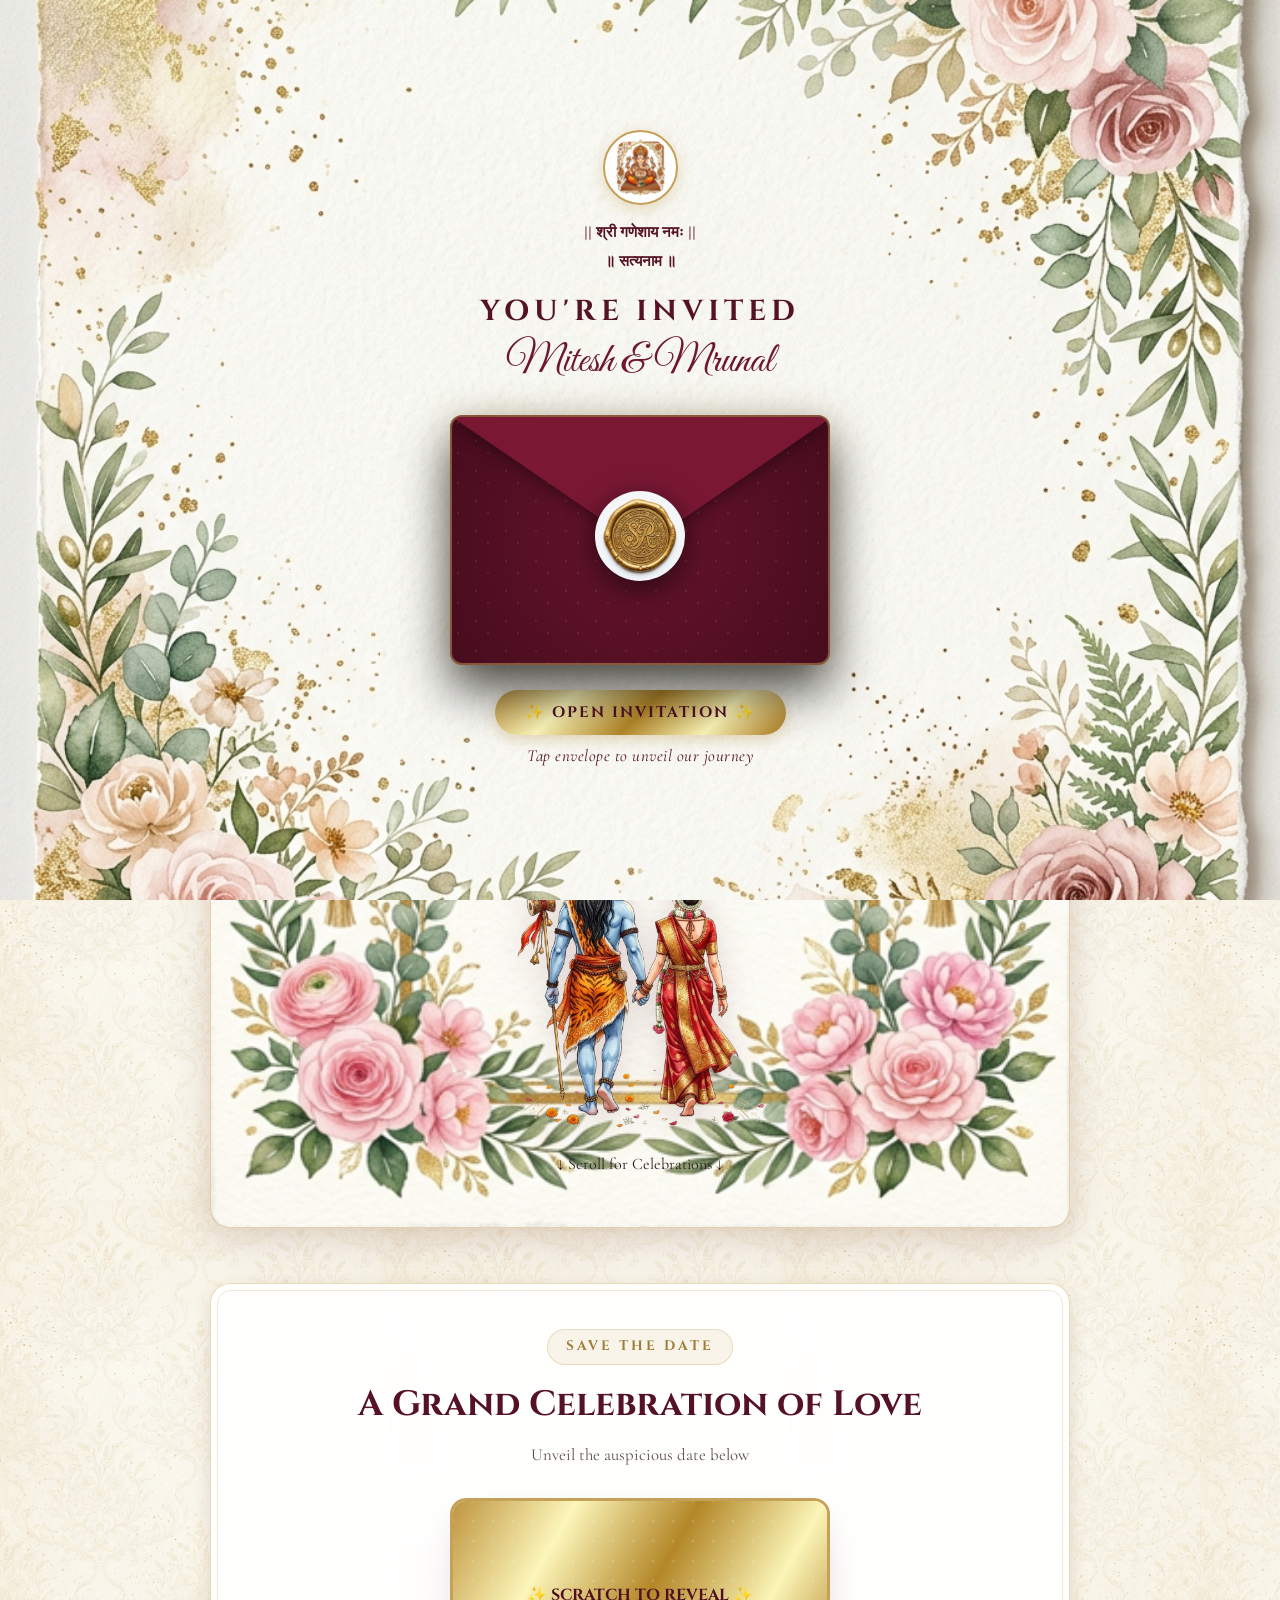
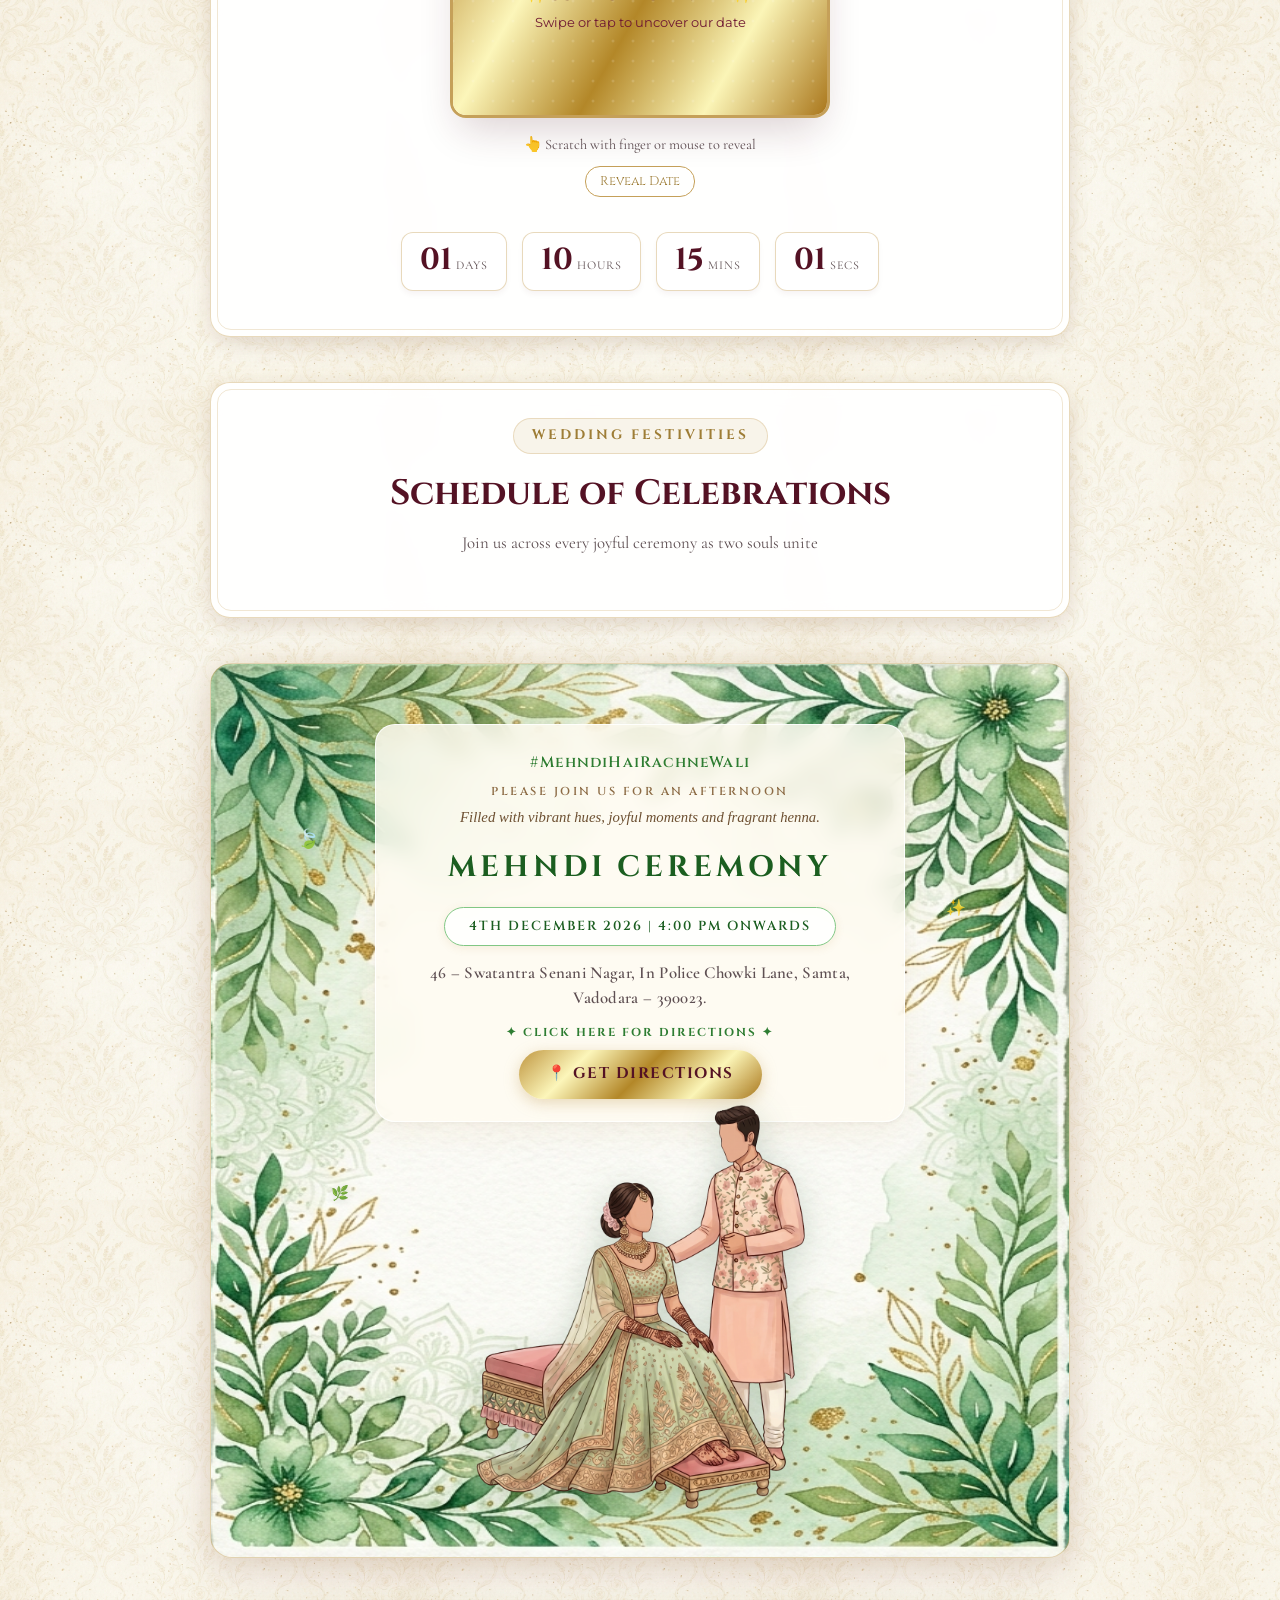
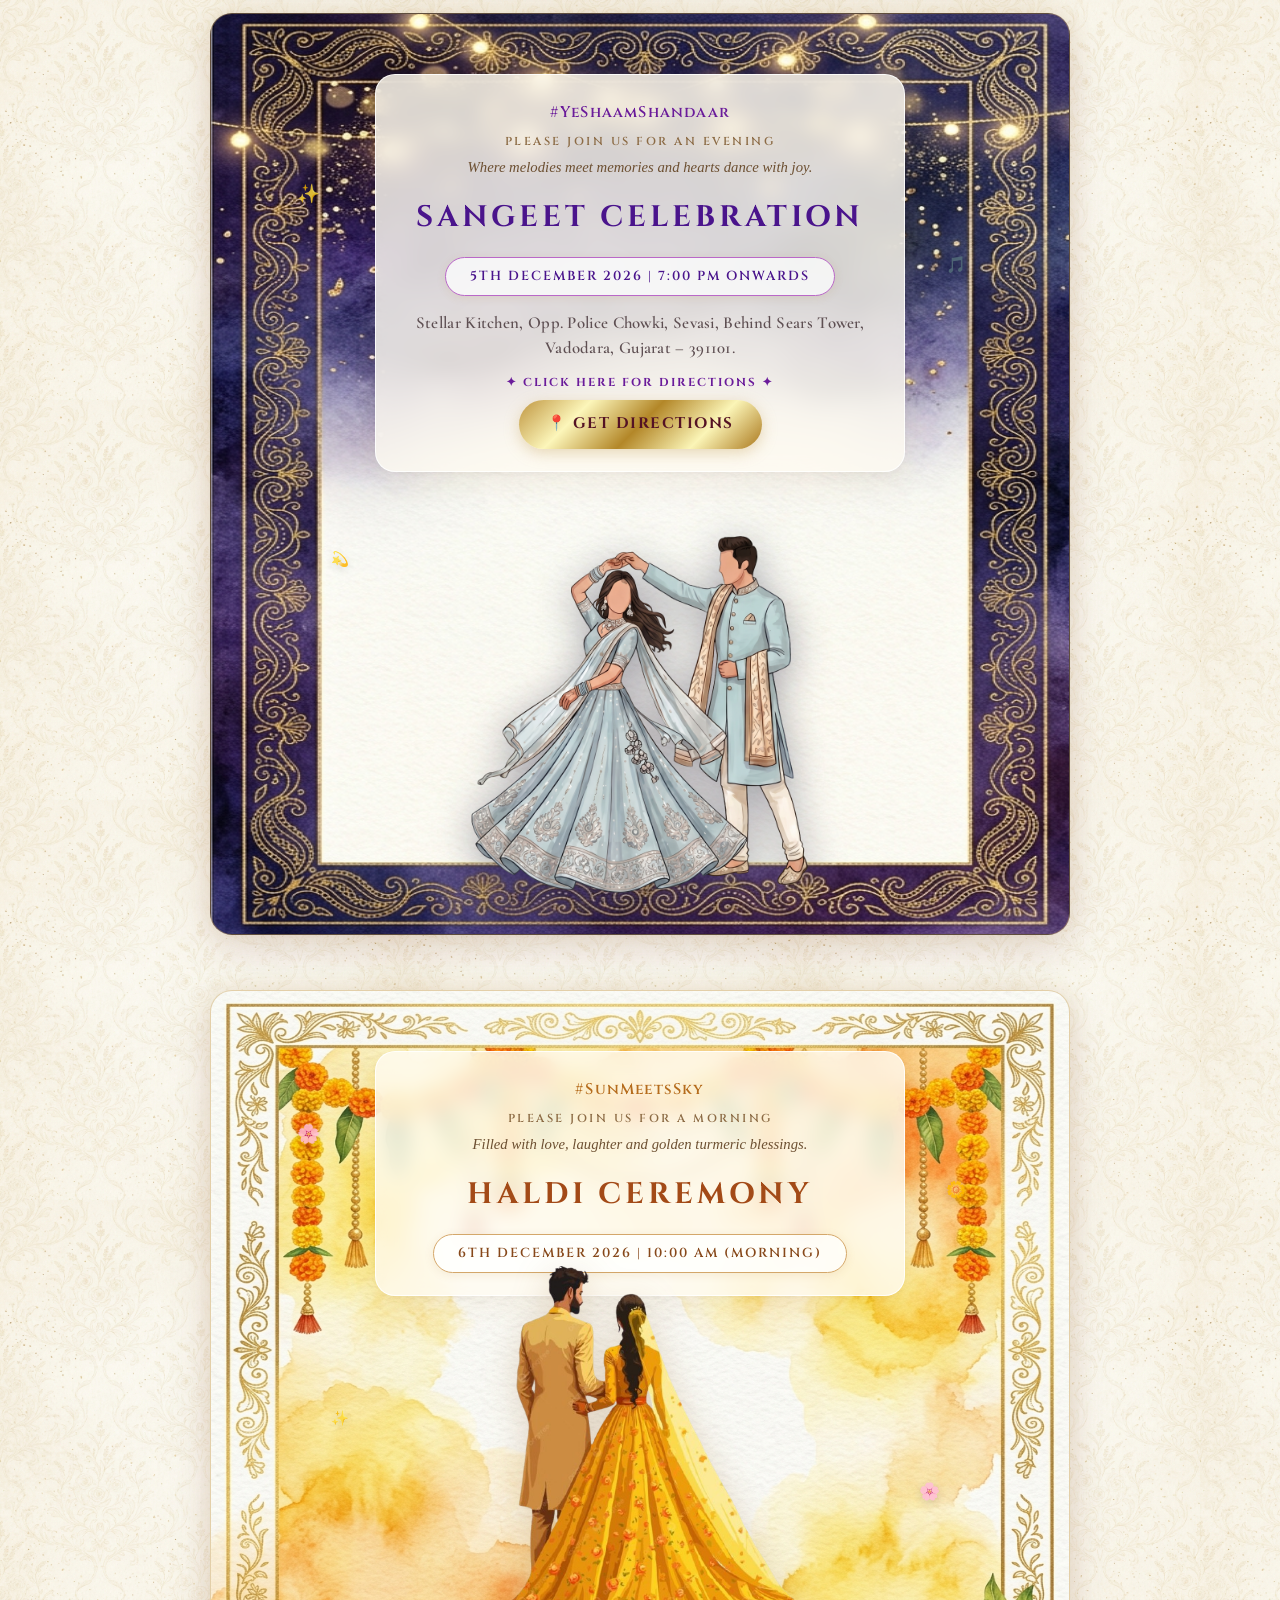
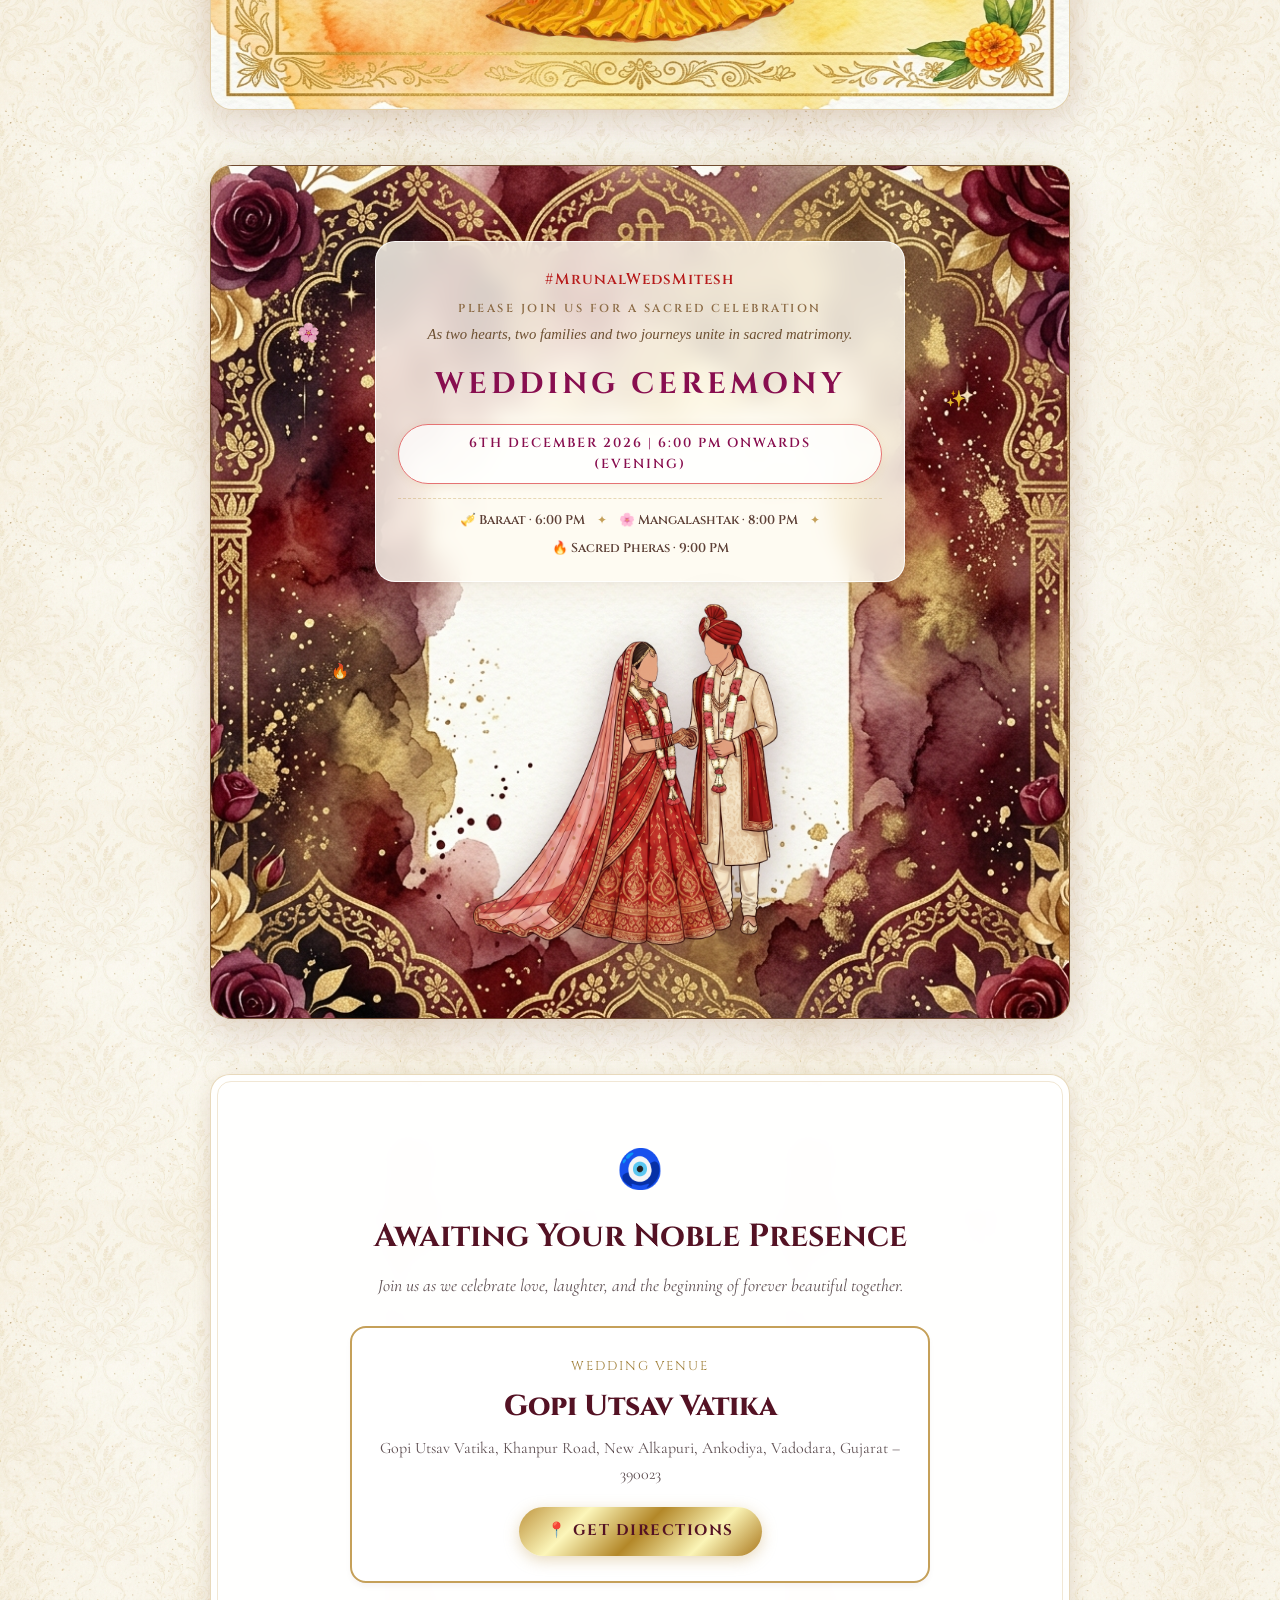
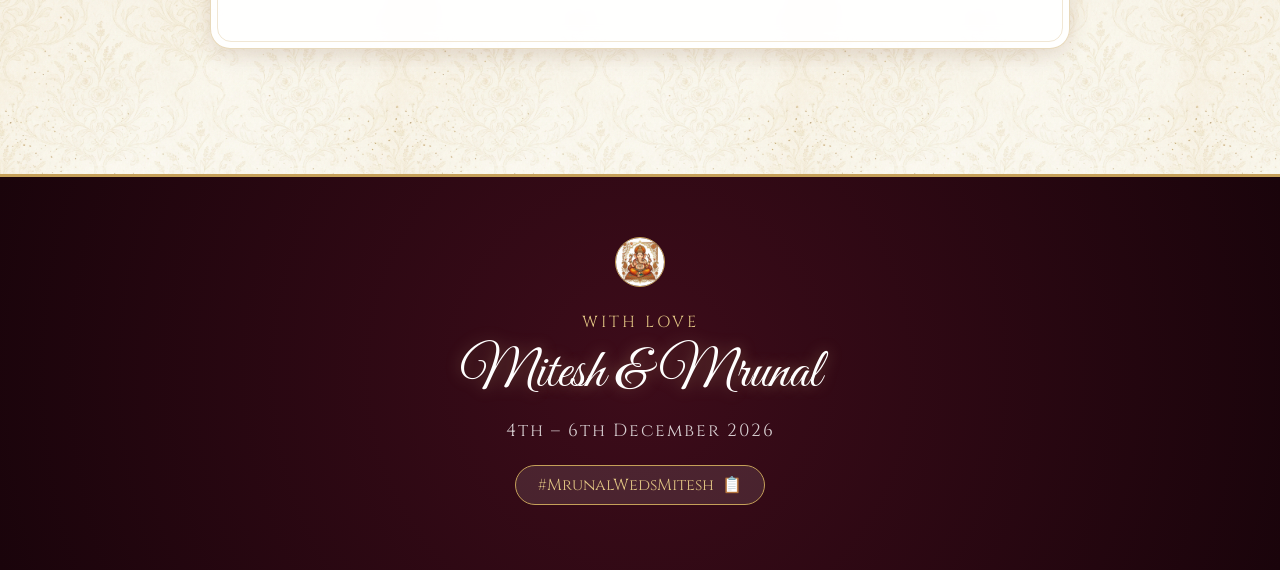
<file: index.html>
<!DOCTYPE html>
<html lang="en">

<head>
  <meta charset="UTF-8">
  <meta name="viewport" content="width=device-width, initial-scale=1.0">
  <title>Mitesh &amp; Mrunal | Wedding Invitation</title>

  <!-- SEO & Social Sharing Meta Tags -->
  <meta name="description"
    content="Wedding celebration of Mitesh &amp; Mrunal on 4th – 6th December 2026 at Gopi Utsav Vatika, Vadodara. Join us in our celebration of love. #MrunalWedsMitesh">
  <meta property="og:title" content="Mitesh &amp; Mrunal Wedding Invitation">
  <meta property="og:description"
    content="We cordially invite you to celebrate the wedding ceremonies of Mitesh &amp; Mrunal on 4th – 6th December 2026.">
  <meta property="og:image" content="assets/img/shiva-parvati.png">
  <meta property="og:type" content="website">

  <!-- Favicon -->
  <link rel="icon" type="image/jpeg" href="assets/img/ganesha.jpg">

  <!-- Custom Stylesheet -->
  <link rel="stylesheet" href="src/style.css">
</head>

<body>

  <!-- Floating Falling Rose Petals & Botanical Canvas -->
  <canvas id="particles-canvas"></canvas>

  <!-- Side Botanical Borders for Larger Screens -->
  <div class="side-floral-left" aria-hidden="true"></div>
  <div class="side-floral-right" aria-hidden="true"></div>

  <!-- ========================================================================
       SECTION 1: 3D INTERACTIVE ENVELOPE OPENING SCREEN (LANDING)
       ======================================================================== -->
  <div id="envelope-screen">
    <div class="envelope-intro-header">
      <img src="assets/img/ganesha.jpg" alt="Lord Ganesha" class="intro-ganesha-badge">
      <div class="intro-shree-ganesh">|| श्री गणेशाय नमः ||</div>
      <div class="intro-satnam">॥ सत्यनाम ॥</div>
      <div class="intro-invitation-text">You're Invited</div>
      <div class="intro-couple-highlight">
        <span class="js-groom-name">Mitesh</span> &amp; <span class="js-bride-name">Mrunal</span>
      </div>
    </div>

    <!-- 3D Envelope -->
    <div class="envelope-wrapper" id="envelope-wrapper" title="Click to open the invitation">
      <div class="envelope-box">
        <div class="envelope-filigree"></div>
        <div class="envelope-flap"></div>

        <!-- Golden Monogram Wax Seal -->
        <div class="wax-seal-badge" id="wax-seal-badge">
          <img src="assets/img/wax_seal.jpg" alt="Monogram Wax Seal" class="wax-seal-img">
        </div>
      </div>
    </div>

    <!-- Interactive CTA Prompt -->
    <div class="envelope-cta-guide">
      <button type="button" class="envelope-cta-btn" id="btn-open-envelope">
        <span>✨ OPEN INVITATION ✨</span>
      </button>
      <span class="envelope-cta-subtitle">Tap envelope to unveil our journey</span>
    </div>
  </div>

  <!-- ========================================================================
       MAIN WEDDING INVITATION CONTENT
       ======================================================================== -->
  <main id="main-invitation">
    <div class="container">

      <!-- ====================================================================
           CARD 1: WELCOME INVITATION CARD
           (Framed with g-welcome-bg.png and shiva-parvati.png)
           ==================================================================== -->
      <section class="welcome-card-sheet" id="welcome-card">
        <!-- First Fold (Screen 1): Top Arch down to Weds -->
        <div class="welcome-first-fold">
          <!-- Top Arch & Bells Section -->
          <div class="welcome-top-arch">
            <!-- Ganesha in Arch Apex -->
            <div class="welcome-ganesha-wrap">
              <img src="assets/img/ganesha.jpg" alt="Lord Ganesha" class="welcome-ganesha-img">
            </div>

            <!-- Shree Ganeshaya Namah Pill Badge -->
            <div class="welcome-pill-badge">
              <span>|| OM SHREE GANESHAYA NAMAH ||</span>
            </div>

            <!-- Shloka Box -->
            <div class="welcome-shloka-box">
              <p class="welcome-shloka-sanskrit">
                मङ्गलम् भगवान् विष्णुः मङ्गलम् गरुडध्वजः ।<br>
                मङ्गलम् पुण्डरीकाक्षः मङ्गलाय तनो हरिः ।।
              </p>
              <p class="welcome-shloka-translit">
                MANGALAM BHAGWAN VISHNU · MANGALAM GARUDADHWAJAH<br>
                MANGALAM PUNDARIKAKSHAH · MANGALAYA TANO HARIH
              </p>
            </div>
          </div>

          <!-- Middle Invitation Text -->
          <p class="welcome-invitation-text">
            We request the honor of your gracious presence on
            the auspicious occasion of the wedding celebration of
          </p>

          <!-- Groom -->
          <div class="welcome-person-block">
            <h2 class="welcome-person-name js-groom-name">Mitesh</h2>
            <div class="welcome-person-parents">
              S/o <strong class="js-groom-parents">Mr. Yogesh Bhai Upadhyay &amp; Mrs. Urvashi Upadhyay</strong>
            </div>
          </div>

          <!-- Weds (Final text on mobile Screen 1) -->
          <div class="welcome-weds-divider">weds</div>
        </div>

        <!-- Second Fold (Screen 2): Bride down to Shiva-Parvati -->
        <div class="welcome-second-fold">
          <!-- Bride -->
          <div class="welcome-person-block">
            <h2 class="welcome-person-name js-bride-name">Mrunal</h2>
            <div class="welcome-person-parents">
              D/o <strong class="js-bride-parents">Mr. Ganesh Rahangdale &amp; Mrs. Kamal Rahangdale</strong>
            </div>
          </div>

          <!-- Shiva & Parvati Illustration -->
          <div class="welcome-shiva-parvati-wrap">
            <img src="assets/img/shiva-parvati.png" alt="Lord Shiva and Goddess Parvati Blessing"
              class="welcome-shiva-parvati-img">
          </div>

          <!-- Mobile Scroll Indicator -->
          <div class="welcome-scroll-hint">
            <span>↓ Scroll for Celebrations ↓</span>
          </div>
        </div>
      </section>

      <!-- ====================================================================
           CARD 2: SAVE THE DATE & INTERACTIVE SCRATCH TO REVEAL
           ==================================================================== -->
      <section class="card-sheet scratch-section-wrapper">
        <span class="section-badge">Save The Date</span>
        <h2 class="section-main-heading">A Grand Celebration of Love</h2>
        <p class="section-subheading">Unveil the auspicious date below</p>

        <!-- Scratch Card Box -->
        <div class="scratch-card-box">
          <!-- Hidden Revealed Content -->
          <div class="scratch-revealed-content">
            <span class="revealed-tagline">Save Our Date</span>
            <span class="revealed-date js-save-the-date">6th December</span>
            <span class="revealed-venue js-venue-name">Gopi Utsav Vatika, Vadodara</span>
          </div>

          <!-- Interactive Scratch Canvas -->
          <canvas id="scratch-canvas"></canvas>
        </div>

        <div class="scratch-hint">
          <span>👆 Scratch with finger or mouse to reveal</span>
        </div>
        <button type="button" class="quick-reveal-btn" id="btn-quick-reveal">Reveal Date</button>

        <!-- Real-Time Countdown Timer -->
        <div class="countdown-container">
          <div class="countdown-unit">
            <span class="countdown-num" id="timer-days">00</span>
            <span class="countdown-label">Days</span>
          </div>
          <div class="countdown-unit">
            <span class="countdown-num" id="timer-hours">00</span>
            <span class="countdown-label">Hours</span>
          </div>
          <div class="countdown-unit">
            <span class="countdown-num" id="timer-minutes">00</span>
            <span class="countdown-label">Mins</span>
          </div>
          <div class="countdown-unit">
            <span class="countdown-num" id="timer-seconds">00</span>
            <span class="countdown-label">Secs</span>
          </div>
        </div>
      </section>

      <!-- ====================================================================
           SECTION 3: FESTIVITIES INTRO & STANDALONE CEREMONY CARDS
           ==================================================================== -->
      <section class="card-sheet festivities-intro-sheet">
        <div style="text-align: center;">
          <span class="section-badge">Wedding Festivities</span>
          <h2 class="section-main-heading">Schedule of Celebrations</h2>
          <p class="section-subheading">Join us across every joyful ceremony as two souls unite</p>
        </div>
      </section>

      <!-- ====================================================================
           CEREMONY 1: MEHNDI CEREMONY (Standalone Custom Card)
           Background: assets/img/g-mehndi-background.png
           Foreground: assets/img/mehndi-foreground.png
           ==================================================================== -->
      <section class="ceremony-card ceremony-card-mehndi" id="event-mehndi">
        <span class="floating-petal petal-p1" aria-hidden="true">🍃</span>
        <span class="floating-petal petal-p2" aria-hidden="true">✨</span>
        <span class="floating-petal petal-p3" aria-hidden="true">🌿</span>

        <!-- Center Frosted Glass Content Box -->
        <div class="ceremony-frosted-card">
          <!-- Monogram Seal -->

          <!-- Hashtag Tagline -->
          <p class="ceremony-tagline">#MehndiHaiRachneWali</p>

          <!-- Invitation Subtext -->
          <p class="ceremony-subtext-heading">PLEASE JOIN US FOR AN AFTERNOON</p>
          <p class="ceremony-subtext-desc">Filled with vibrant hues, joyful moments and fragrant henna.</p>

          <!-- Ceremony Title -->
          <h3 class="ceremony-main-title">MEHNDI CEREMONY</h3>

          <!-- Date / Time Pill Badge -->
          <div class="ceremony-pill-badge">
            <span>4TH DECEMBER 2026 | 4:00 PM ONWARDS</span>
          </div>

          <!-- Ceremony Venue Address -->
          <p class="ceremony-address">46 – Swatantra Senani Nagar, In Police Chowki Lane, Samta, Vadodara – 390023.</p>

          <!-- Directions Button & Clickable Hint -->
          <div class="ceremony-directions-box">
            <a href="https://www.google.com/maps/search/?api=1&query=46%20Swatantra%20Senani%20Nagar%2C%20In%20Police%20Chowki%20Lane%2C%20Samta%2C%20Vadodara%20390023"
              target="_blank" rel="noopener noreferrer" class="ceremony-directions-hint">
              <span>✦ CLICK HERE FOR DIRECTIONS ✦</span>
            </a>
            <a href="https://www.google.com/maps/search/?api=1&query=46%20Swatantra%20Senani%20Nagar%2C%20In%20Police%20Chowki%20Lane%2C%20Samta%2C%20Vadodara%20390023"
              target="_blank" rel="noopener noreferrer" class="directions-btn ceremony-directions-btn" id="btn-mehndi-directions">
              <span>📍 GET DIRECTIONS</span>
            </a>
          </div>
        </div>

        <!-- Foreground Couple Illustration -->
        <div class="ceremony-foreground-wrap">
          <img src="assets/img/mehndi-foreground.png" alt="Mehndi Ceremony Couple"
            class="ceremony-foreground-img ceremony-foreground-mehndi">
        </div>
      </section>

      <!-- ====================================================================
           CEREMONY 2: SANGEET CELEBRATION (Standalone Custom Card)
           Background: assets/img/g-sangeet-background.png
           Foreground: assets/img/sangeet-foreground.png
           ==================================================================== -->
      <section class="ceremony-card ceremony-card-sangeet" id="event-sangeet">
        <span class="floating-petal petal-p1" aria-hidden="true">✨</span>
        <span class="floating-petal petal-p2" aria-hidden="true">🎵</span>
        <span class="floating-petal petal-p3" aria-hidden="true">💫</span>

        <!-- Center Frosted Glass Content Box -->
        <div class="ceremony-frosted-card">
          <!-- Monogram Seal -->

          <!-- Hashtag Tagline -->
          <p class="ceremony-tagline">#YeShaamShandaar</p>

          <!-- Invitation Subtext -->
          <p class="ceremony-subtext-heading">PLEASE JOIN US FOR AN EVENING</p>
          <p class="ceremony-subtext-desc">Where melodies meet memories and hearts dance with joy.</p>

          <!-- Ceremony Title -->
          <h3 class="ceremony-main-title">SANGEET CELEBRATION</h3>

          <!-- Date / Time Pill Badge -->
          <div class="ceremony-pill-badge">
            <span>5TH DECEMBER 2026 | 7:00 PM ONWARDS</span>
          </div>

          <!-- Ceremony Venue Address -->
          <p class="ceremony-address">Stellar Kitchen, Opp. Police Chowki, Sevasi, Behind Sears Tower, Vadodara, Gujarat – 391101.</p>

          <!-- Directions Button & Clickable Hint -->
          <div class="ceremony-directions-box">
            <a href="https://www.google.com/maps/search/?api=1&query=Stellar%20Kitchen%2C%20Opp%20Police%20Chowki%2C%20Sevasi%2C%20Behind%20Sears%20Tower%2C%20Vadodara%2C%20Gujarat%20391101"
              target="_blank" rel="noopener noreferrer" class="ceremony-directions-hint">
              <span>✦ CLICK HERE FOR DIRECTIONS ✦</span>
            </a>
            <a href="https://www.google.com/maps/search/?api=1&query=Stellar%20Kitchen%2C%20Opp%20Police%20Chowki%2C%20Sevasi%2C%20Behind%20Sears%20Tower%2C%20Vadodara%2C%20Gujarat%20391101"
              target="_blank" rel="noopener noreferrer" class="directions-btn ceremony-directions-btn" id="btn-sangeet-directions">
              <span>📍 GET DIRECTIONS</span>
            </a>
          </div>
        </div>

        <!-- Foreground Couple Illustration -->
        <div class="ceremony-foreground-wrap">
          <img src="assets/img/sangeet-foreground.png" alt="Sangeet Celebration Couple"
            class="ceremony-foreground-img ceremony-foreground-sangeet">
        </div>
      </section>

      <!-- ====================================================================
           CEREMONY 3: HALDI CEREMONY (Standalone Custom Card)
           Background: assets/img/g-haldi-background.png
           Foreground: assets/img/haldi-foreground.png
           ==================================================================== -->
      <section class="ceremony-card ceremony-card-haldi" id="event-haldi">
        <!-- Floating Petals Decorative Accents -->
        <span class="floating-petal petal-p1" aria-hidden="true">🌸</span>
        <span class="floating-petal petal-p2" aria-hidden="true">🌼</span>
        <span class="floating-petal petal-p3" aria-hidden="true">✨</span>
        <span class="floating-petal petal-p4" aria-hidden="true">🌸</span>

        <!-- Center Frosted Glass Content Box -->
        <div class="ceremony-frosted-card">
          <!-- Monogram Seal -->

          <!-- Hashtag Tagline -->
          <p class="ceremony-tagline">#SunMeetsSky</p>

          <!-- Invitation Subtext -->
          <p class="ceremony-subtext-heading">PLEASE JOIN US FOR A MORNING</p>
          <p class="ceremony-subtext-desc">Filled with love, laughter and golden turmeric blessings.</p>

          <!-- Ceremony Title -->
          <h3 class="ceremony-main-title">HALDI CEREMONY</h3>

          <!-- Date / Time Pill Badge -->
          <div class="ceremony-pill-badge">
            <span>6TH DECEMBER 2026 | 10:00 AM (MORNING)</span>
          </div>
        </div>

        <!-- Foreground Couple Illustration -->
        <div class="ceremony-foreground-wrap">
          <img src="assets/img/haldi-foreground.png" alt="Haldi Ceremony Couple" class="ceremony-foreground-img">
        </div>
      </section>

      <!-- ====================================================================
           CEREMONY 4: WEDDING CEREMONY (Standalone Custom Card)
           Background: assets/img/g-wedding-background.png
           Foreground: assets/img/wedding-foreground.png
           ==================================================================== -->
      <section class="ceremony-card ceremony-card-wedding" id="event-wedding">
        <span class="floating-petal petal-p1" aria-hidden="true">🌸</span>
        <span class="floating-petal petal-p2" aria-hidden="true">✨</span>
        <span class="floating-petal petal-p3" aria-hidden="true">🔥</span>

        <!-- Center Frosted Glass Content Box -->
        <div class="ceremony-frosted-card">
          <!-- Monogram Seal -->

          <!-- Hashtag Tagline -->
          <p class="ceremony-tagline">#MrunalWedsMitesh</p>

          <!-- Invitation Subtext -->
          <p class="ceremony-subtext-heading">PLEASE JOIN US FOR A SACRED CELEBRATION</p>
          <p class="ceremony-subtext-desc">As two hearts, two families and two journeys unite in sacred matrimony.</p>

          <!-- Ceremony Title -->
          <h3 class="ceremony-main-title">WEDDING CEREMONY</h3>

          <!-- Date / Time Pill Badge -->
          <div class="ceremony-pill-badge">
            <span>6TH DECEMBER 2026 | 6:00 PM ONWARDS (EVENING)</span>
          </div>

          <!-- Detailed Sacred Timeline -->
          <div class="ceremony-timeline-pill-box">
            <span class="ceremony-timeline-item">🎺 Baraat · 6:00 PM</span>
            <span class="ceremony-timeline-divider">✦</span>
            <span class="ceremony-timeline-item">🌸 Mangalashtak · 8:00 PM</span>
            <span class="ceremony-timeline-divider">✦</span>
            <span class="ceremony-timeline-item">🔥 Sacred Pheras · 9:00 PM</span>
          </div>
        </div>

        <!-- Foreground Couple Illustration -->
        <div class="ceremony-foreground-wrap">
          <img src="assets/img/wedding-foreground.png" alt="Wedding Ceremony Couple"
            class="ceremony-foreground-img ceremony-foreground-wedding">
        </div>
      </section>



      <!-- ====================================================================
           CARD 5: VENUE & AWAITING NOBLE PRESENCE
           ==================================================================== -->
      <section class="card-sheet">
        <div class="venue-card-inner">
          <div class="evil-eye-icon">🧿</div>
          <h2 class="awaiting-title">Awaiting Your Noble Presence</h2>
          <p class="awaiting-message js-host-message">
            “Join us as we celebrate love, laughter, and the beginning of forever beautiful together.”
          </p>



          <div class="venue-details-box">
            <span class="venue-tag">Wedding Venue</span>
            <h3 class="venue-name js-venue-name">Gopi Utsav Vatika</h3>
            <p class="venue-address js-venue-address">Gopi Utsav Vatika, Khanpur Road, New Alkapuri, Ankodiya, Vadodara, Gujarat – 390023</p>
            <a href="https://www.google.com/maps/search/?api=1&query=Gopi%20Utsav%20Vatika%2C%20Khanpur%20Road%2C%20New%20Alkapuri%2C%20Ankodiya%2C%20Vadodara%2C%20Gujarat%20390023"
              target="_blank" rel="noopener noreferrer" class="directions-btn" id="btn-get-directions">
              <span>📍 GET DIRECTIONS</span>
            </a>
          </div>
        </div>
      </section>

    </div>
  </main>

  <!-- ========================================================================
       FOOTER & SOCIAL HASHTAG
       ======================================================================== -->
  <footer class="wedding-footer">
    <img src="assets/img/ganesha.jpg" alt="Lord Ganesha" class="footer-ganesha-small">
    <div class="footer-with-love">With Love</div>
    <div class="footer-names"><span class="js-groom-name">Mitesh</span> &amp; <span class="js-bride-name">Mrunal</span>
    </div>
    <div class="footer-date js-wedding-date">4th – 6th DECEMBER 2026</div>

    <button type="button" class="footer-hashtag-btn" id="btn-copy-hashtag">
      <span class="js-hashtag">#MrunalWedsMitesh</span>
      <span>📋</span>
    </button>
    <span class="footer-copy-toast" id="hashtag-toast">Copied hashtag to clipboard!</span>
  </footer>

  <!-- ========================================================================
       FLOATING AUDIO CONTROLLER
       ======================================================================== -->
  <div class="audio-controller">
    <div class="audio-tooltip" id="audio-tooltip">Play Music</div>
    <button type="button" class="audio-toggle-btn" id="btn-audio-toggle" aria-label="Toggle background music">
      <span id="audio-icon">🔇</span>
    </button>
  </div>

  <!-- Scripts -->
  <script src="src/config.js"></script>
  <script src="src/main.js"></script>
</body>

</html>
</file>
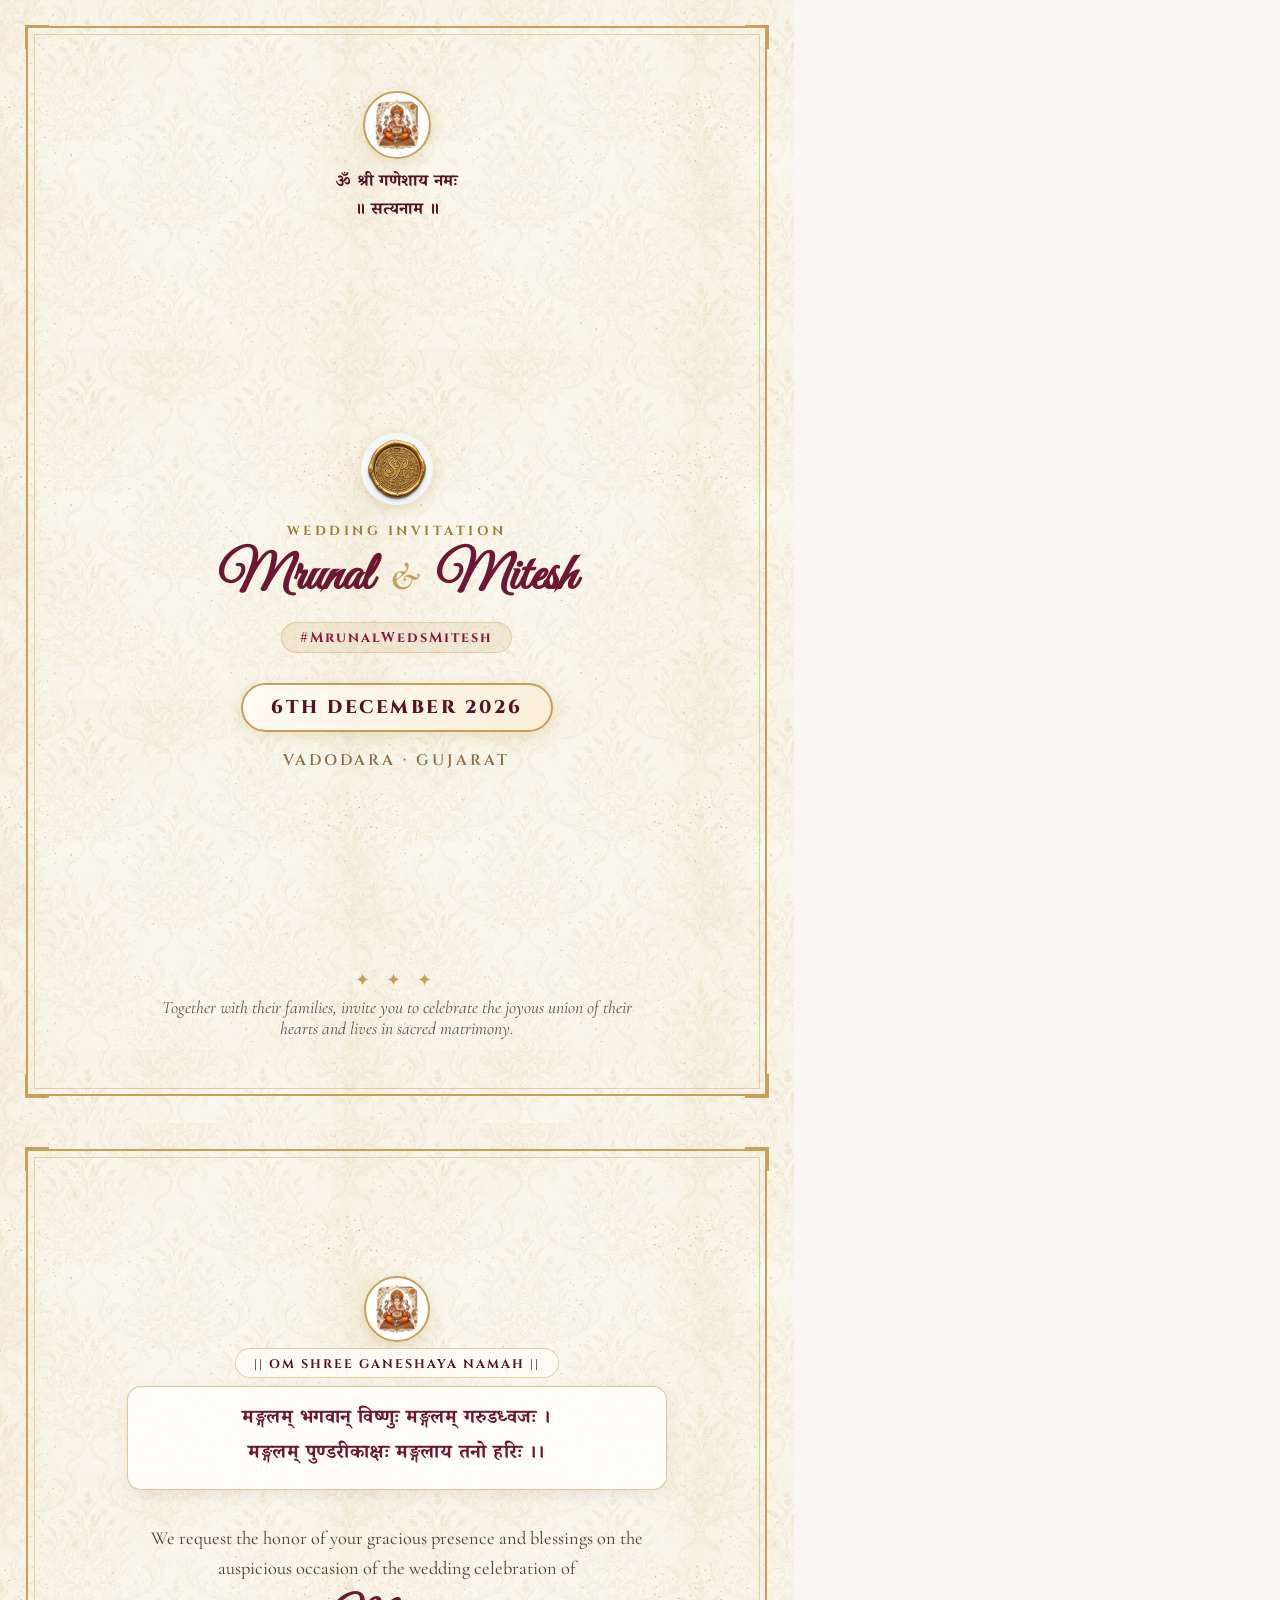
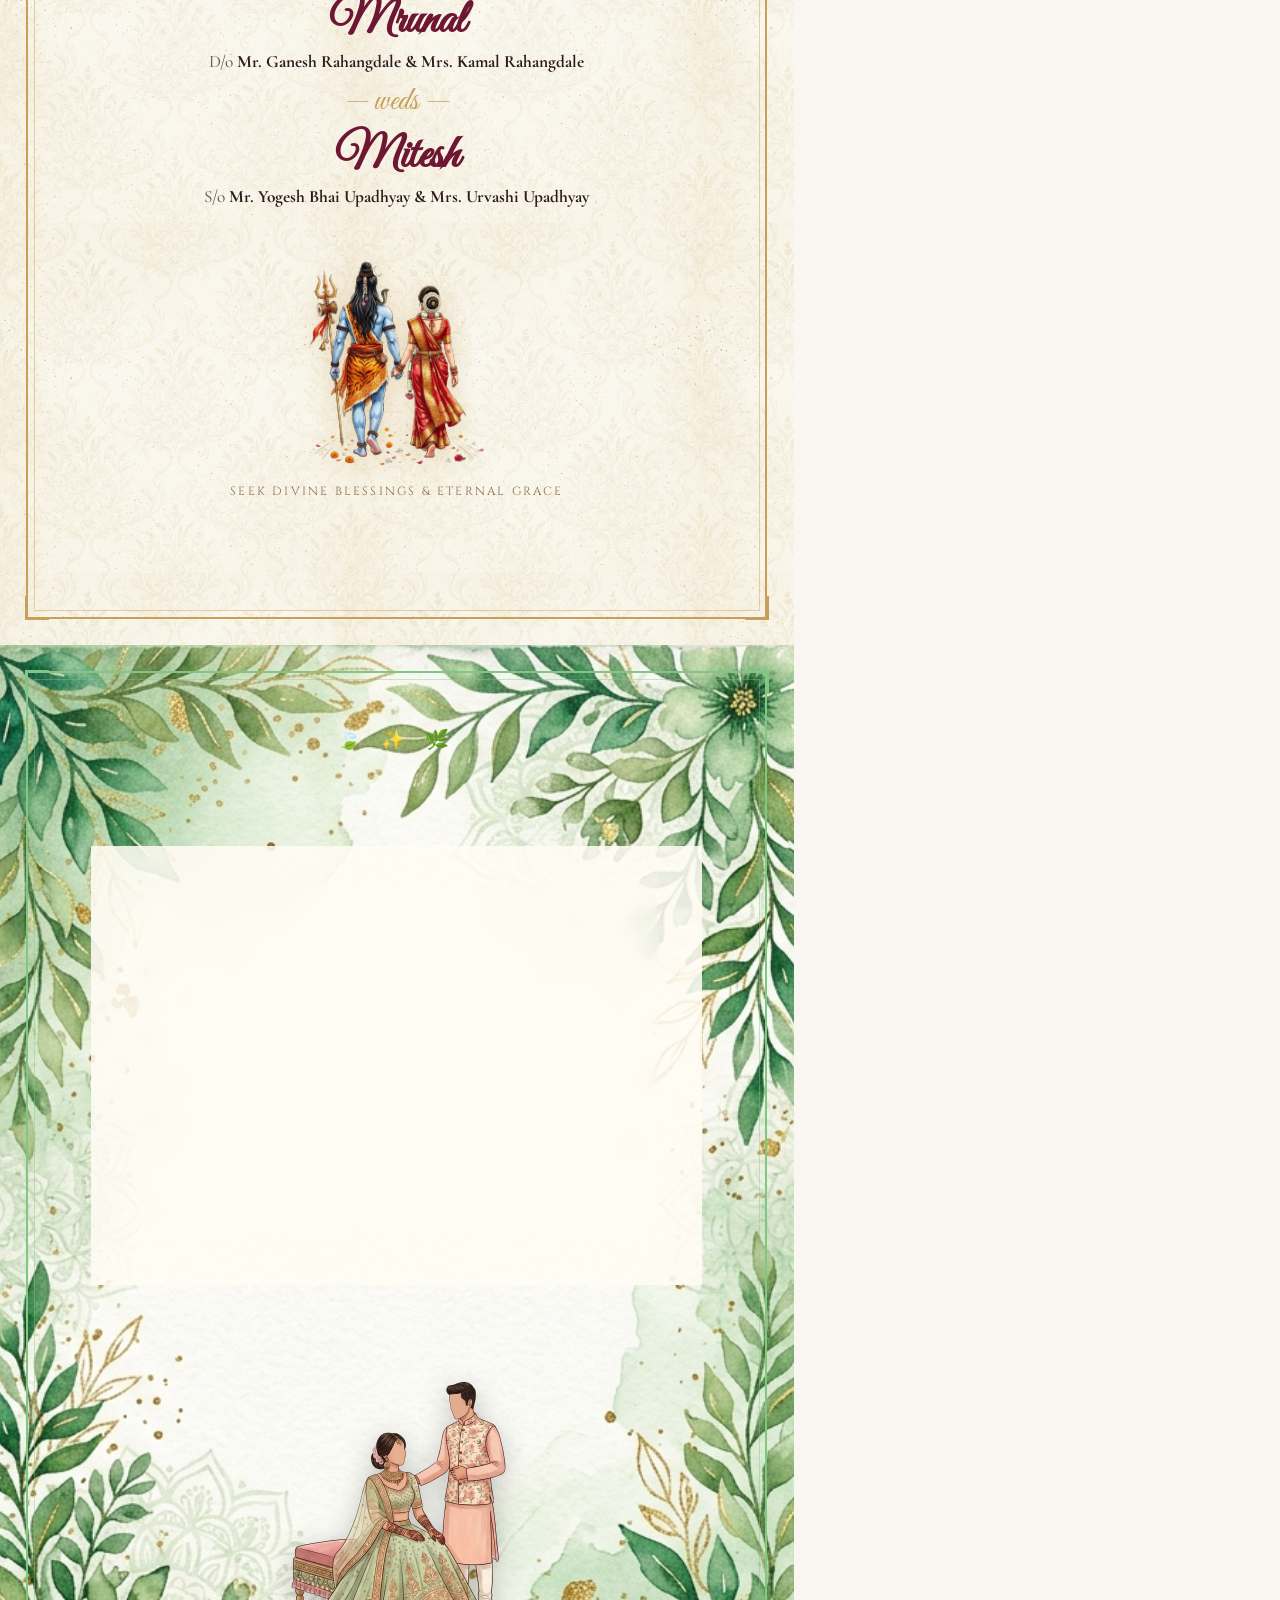
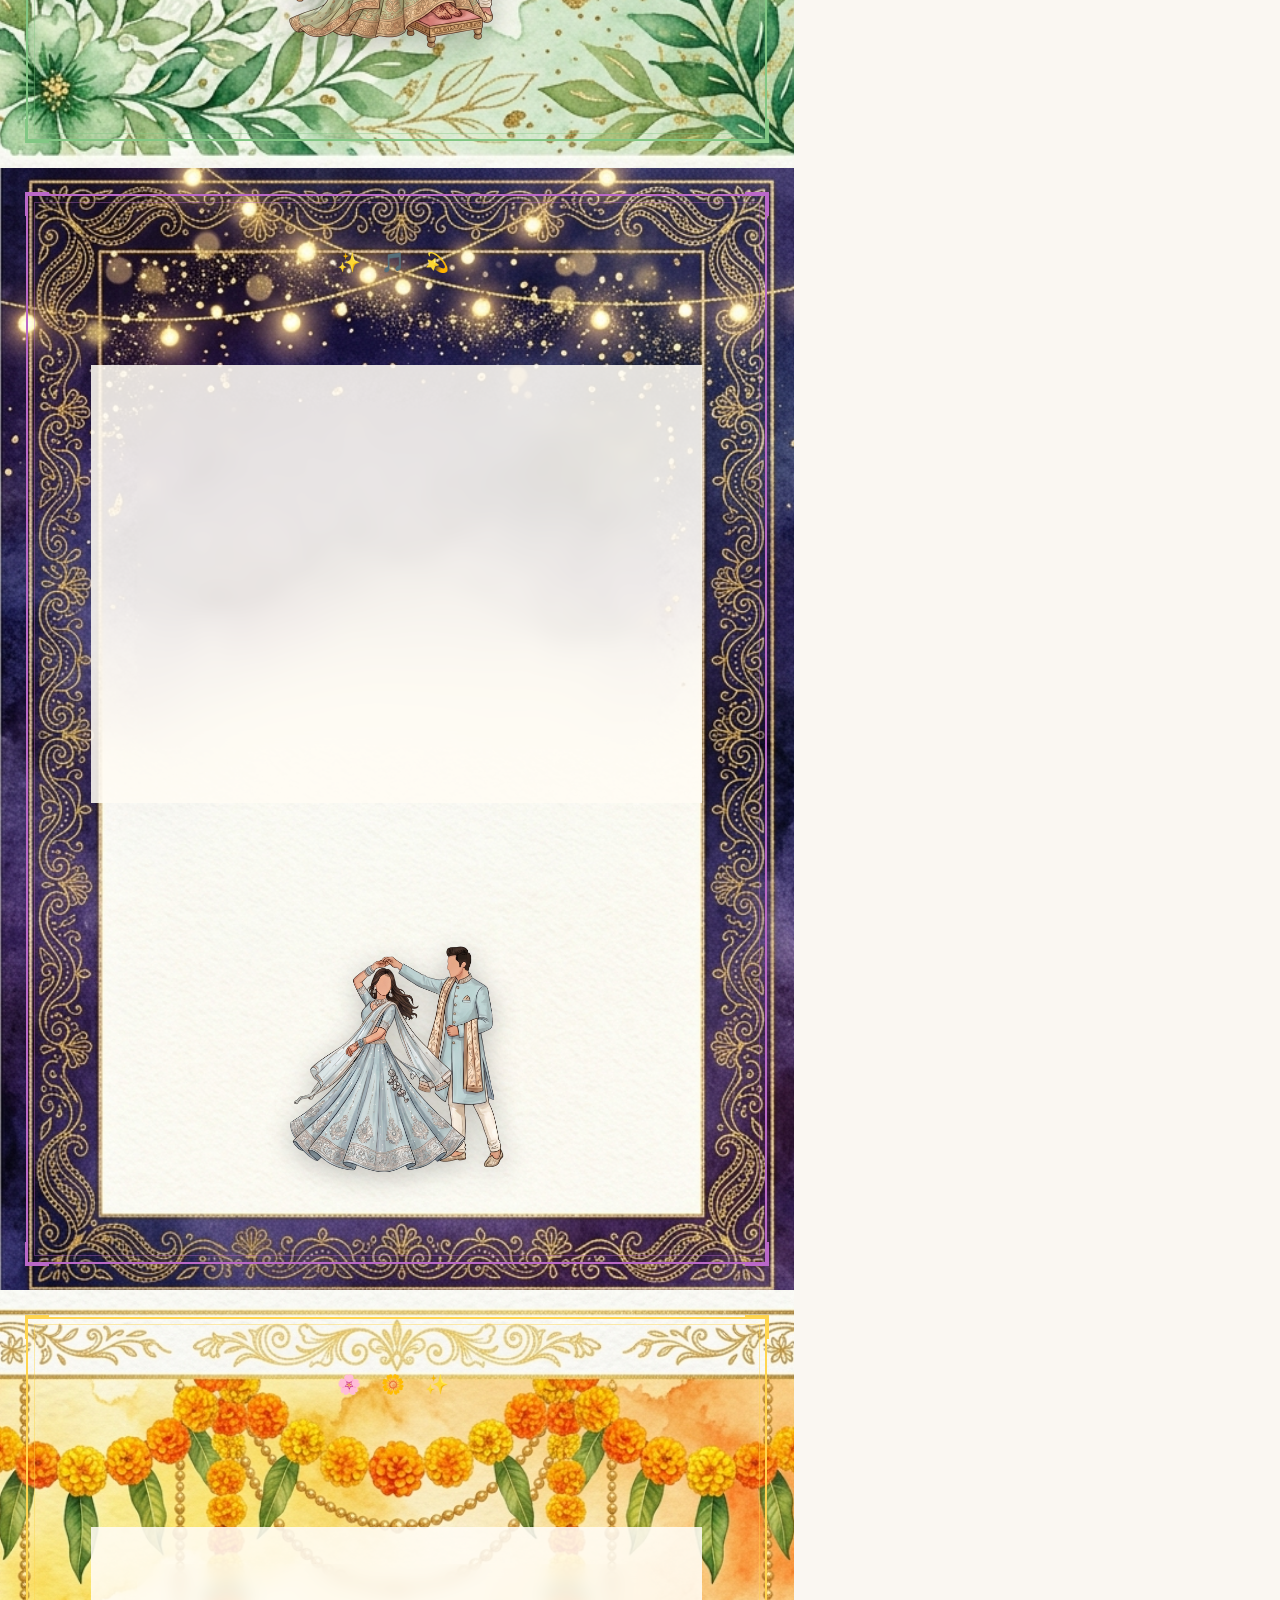
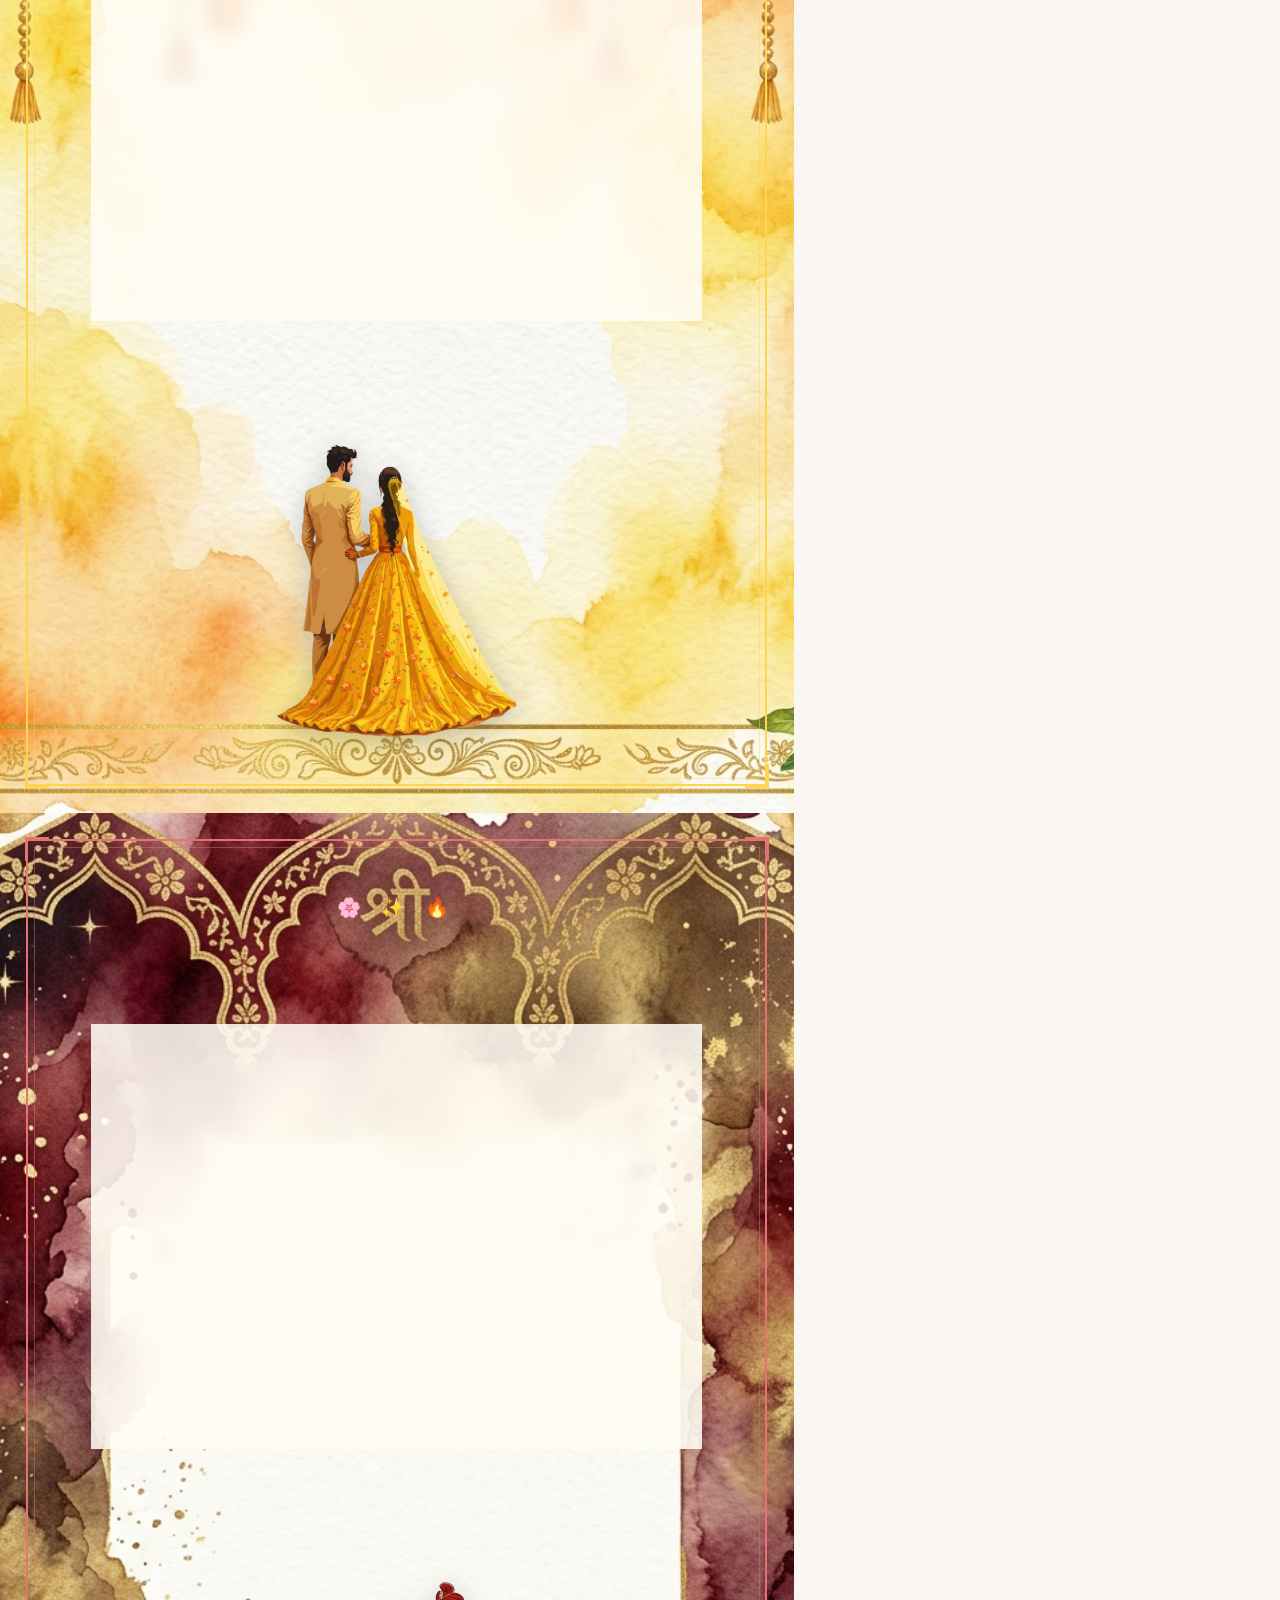
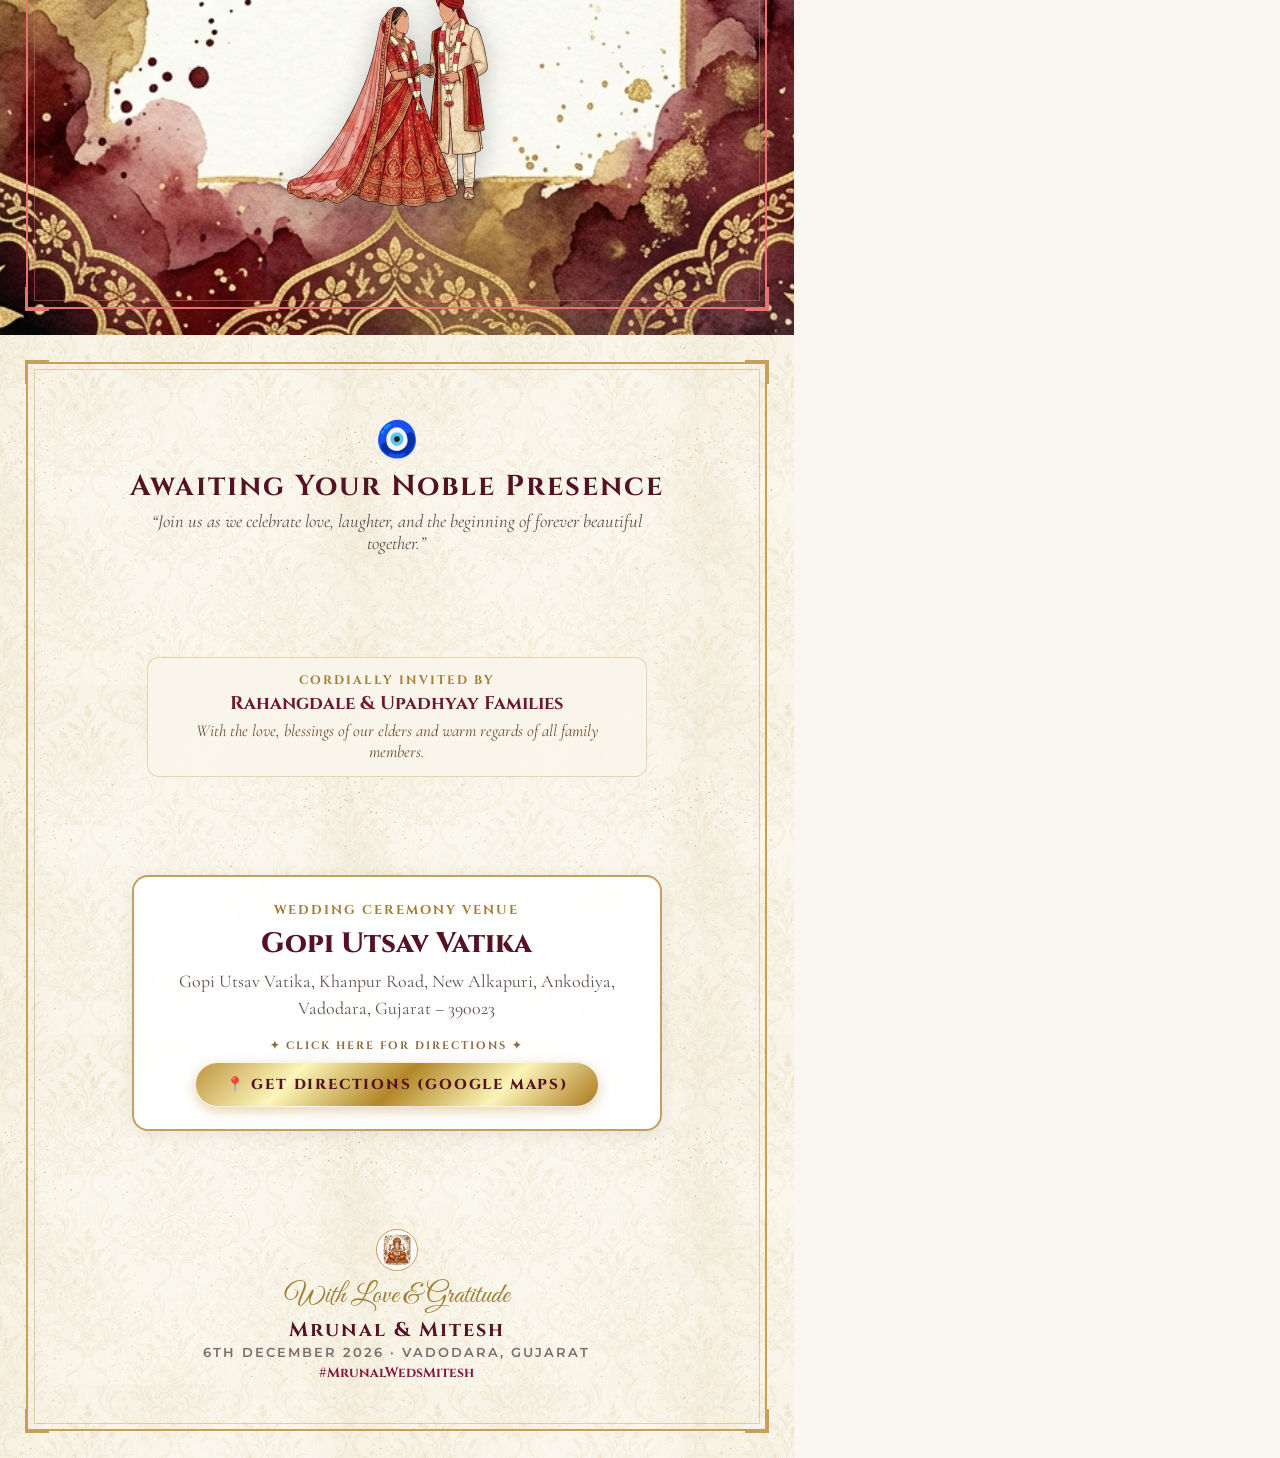
<file: PDF_Invitation/invitation_booklet.html>
<!DOCTYPE html>
<html lang="en">
<head>
  <meta charset="UTF-8">
  <title>Mrunal &amp; Mitesh | Wedding Invitation</title>
  <style>
    @import url('https://fonts.googleapis.com/css2?family=Cinzel+Decorative:wght@700;900&family=Cinzel:wght@500;600;700;800&family=Cormorant+Garamond:ital,wght@0,400;0,600;0,700;1,400;1,600&family=Great+Vibes&family=Montserrat:wght@400;500;600;700&family=Noto+Serif+Devanagari:wght@500;600;700;800&family=Playfair+Display:ital,wght@0,600;0,700;1,400;1,600&display=swap');

    @page {
      size: A4 portrait;
      margin: 0;
    }

    *, *::before, *::after {
      box-sizing: border-box;
      margin: 0;
      padding: 0;
      -webkit-print-color-adjust: exact !important;
      print-color-adjust: exact !important;
    }

    html, body {
      margin: 0;
      padding: 0;
      background-color: #faf7f2;
      font-family: 'Cormorant Garamond', Georgia, serif;
      color: #2c1a1d;
      -webkit-font-smoothing: antialiased;
    }

    /* Page Canvas */
    .pdf-page {
      width: 210mm;
      height: 297mm;
      max-height: 297mm;
      min-height: 297mm;
      position: relative;
      page-break-after: always;
      break-after: page;
      page-break-inside: avoid;
      break-inside: avoid;
      overflow: hidden;
      display: flex;
      flex-direction: column;
      align-items: center;
      justify-content: space-between;
      padding: 14mm 14mm 12mm;
      background-color: #faf7f2;
      background-image: url('../assets/img/parchment_bg.jpg');
      background-repeat: repeat;
      background-size: 350px;
    }

    /* Outer Royal Borders */
    .page-border-frame {
      position: absolute;
      inset: 7mm;
      border: 2px solid #c5a059;
      pointer-events: none;
      z-index: 100;
    }

    .page-border-inner {
      position: absolute;
      inset: 9mm;
      border: 1px solid rgba(197, 160, 89, 0.45);
      pointer-events: none;
      z-index: 100;
    }

    .corner-ornament {
      position: absolute;
      width: 24px;
      height: 24px;
      border: 2px solid #c5a059;
      z-index: 101;
    }
    .corner-tl { top: 6.5mm; left: 6.5mm; border-right: none; border-bottom: none; }
    .corner-tr { top: 6.5mm; right: 6.5mm; border-left: none; border-bottom: none; }
    .corner-bl { bottom: 6.5mm; left: 6.5mm; border-right: none; border-top: none; }
    .corner-br { bottom: 6.5mm; right: 6.5mm; border-left: none; border-top: none; }

    /* Top Ganesha Badge */
    .ganesha-circle-badge {
      width: 68px;
      height: 68px;
      border-radius: 50%;
      border: 2.5px solid #c5a059;
      background: rgba(255, 255, 255, 0.95);
      padding: 4px;
      box-shadow: 0 4px 15px rgba(197, 160, 89, 0.35);
      object-fit: contain;
      margin-bottom: 6px;
    }

    /* Religious Invocations */
    .invocation-text-ganesh {
      font-family: 'Noto Serif Devanagari', 'Cinzel', serif;
      font-size: 1.05rem;
      font-weight: 700;
      color: #541224;
      letter-spacing: 0.5px;
      text-align: center;
      margin-bottom: 2px;
    }

    .invocation-text-satnam {
      font-family: 'Noto Serif Devanagari', 'Cinzel', serif;
      font-size: 1.05rem;
      font-weight: 700;
      color: #541224;
      letter-spacing: 0.5px;
      text-align: center;
      margin-bottom: 10px;
    }

    /* Shloka Box */
    .shloka-card {
      background: rgba(255, 253, 248, 0.95);
      border: 1.5px solid rgba(197, 160, 89, 0.6);
      border-radius: 14px;
      padding: 16px 22px;
      box-shadow: 0 4px 15px rgba(84, 18, 36, 0.08);
      margin: 8px auto 14px;
      max-width: 540px;
      text-align: center;
    }

    .shloka-sanskrit {
      font-family: 'Noto Serif Devanagari', Georgia, serif;
      font-size: 1.22rem;
      color: #6e1732;
      font-weight: 700;
      line-height: 1.8;
      letter-spacing: 0.5px;
    }

    /* Headings & Text */
    .royal-heading-sm {
      font-family: 'Cinzel', serif;
      font-size: 0.82rem;
      letter-spacing: 3.5px;
      text-transform: uppercase;
      color: #9e7d36;
      font-weight: 700;
      text-align: center;
      margin-bottom: 6px;
    }

    .royal-heading-main {
      font-family: 'Cinzel', serif;
      font-size: 1.7rem;
      letter-spacing: 4px;
      text-transform: uppercase;
      color: #541224;
      font-weight: 800;
      text-align: center;
      margin-bottom: 8px;
    }

    .couple-names-calligraphy {
      font-family: 'Great Vibes', cursive;
      font-size: 3.4rem;
      color: #6e1732;
      text-align: center;
      line-height: 1.15;
      margin: 4px 0 8px;
    }

    .couple-names-calligraphy .amp {
      font-family: 'Cormorant Garamond', Georgia, serif;
      font-size: 2.4rem;
      color: #c5a059;
      font-style: italic;
      margin: 0 8px;
    }

    .hashtag-pill {
      display: inline-block;
      font-family: 'Cinzel', serif;
      font-size: 0.88rem;
      letter-spacing: 2px;
      color: #831843;
      font-weight: 700;
      background: rgba(197, 160, 89, 0.15);
      border: 1px solid rgba(197, 160, 89, 0.4);
      padding: 5px 18px;
      border-radius: 999px;
      margin: 6px 0 12px;
    }

    .date-pill-large {
      display: inline-block;
      font-family: 'Cinzel', serif;
      font-size: 1.15rem;
      letter-spacing: 2.5px;
      color: #541224;
      font-weight: 800;
      text-transform: uppercase;
      background: linear-gradient(135deg, rgba(255, 252, 246, 0.95), rgba(250, 237, 211, 0.9));
      border: 2px solid #c5a059;
      padding: 10px 28px;
      border-radius: 999px;
      box-shadow: 0 4px 15px rgba(197, 160, 89, 0.25);
      margin: 8px 0;
    }

    .invitation-body-text {
      font-family: 'Cormorant Garamond', Georgia, serif;
      font-size: 1.15rem;
      color: #4a3b32;
      text-align: center;
      line-height: 1.6;
      max-width: 530px;
      margin: 0 auto 12px;
    }

    /* Person / Couple Blocks */
    .person-block {
      text-align: center;
      margin: 8px 0;
    }

    .person-title-name {
      font-family: 'Great Vibes', cursive;
      font-size: 3rem;
      color: #6e1732;
      line-height: 1.1;
      margin-bottom: 2px;
    }

    .person-parents-text {
      font-family: 'Cormorant Garamond', Georgia, serif;
      font-size: 1.08rem;
      color: #5e4f52;
      line-height: 1.4;
    }

    .person-parents-text strong {
      color: #2c1a1d;
      font-weight: 700;
    }

    .weds-divider-script {
      font-family: 'Great Vibes', cursive;
      font-size: 2rem;
      color: #c5a059;
      margin: 2px 0;
      text-align: center;
    }

    /* Ceremony Card Theming */
    .ceremony-card-page {
      background-size: cover;
      background-position: center top;
      background-repeat: no-repeat;
    }

    .ceremony-box-frosted {
      background: rgba(255, 252, 244, 0.88);
      backdrop-filter: blur(8px);
      -webkit-backdrop-filter: blur(8px);
      border: 1.5px solid rgba(255, 255, 255, 0.95);
      border-radius: 18px;
      box-shadow: 0 8px 30px rgba(0, 0, 0, 0.08);
      padding: 22px 20px 18px;
      text-align: center;
      width: 100%;
      max-width: 520px;
      margin: 0 auto;
    }

    .ceremony-tagline-text {
      font-family: 'Cinzel', serif;
      font-size: 0.92rem;
      font-weight: 600;
      letter-spacing: 1.5px;
      margin-bottom: 6px;
    }

    .ceremony-sub-heading {
      font-family: 'Cinzel', serif;
      font-size: 0.72rem;
      font-weight: 600;
      letter-spacing: 2.2px;
      text-transform: uppercase;
      color: #8c6b45;
      margin-bottom: 4px;
    }

    .ceremony-sub-desc {
      font-family: 'Playfair Display', serif;
      font-size: 0.95rem;
      font-style: italic;
      color: #5d4037;
      margin-bottom: 12px;
    }

    .ceremony-title-large {
      font-family: 'Cinzel', serif;
      font-size: 1.75rem;
      font-weight: 700;
      letter-spacing: 3px;
      text-transform: uppercase;
      margin-bottom: 12px;
    }

    .ceremony-time-badge {
      display: inline-block;
      border-radius: 999px;
      padding: 7px 22px;
      font-family: 'Cinzel', serif;
      font-size: 0.84rem;
      font-weight: 700;
      letter-spacing: 1.8px;
      box-shadow: 0 2px 8px rgba(0, 0, 0, 0.08);
      margin-bottom: 12px;
    }

    .ceremony-address-text {
      font-family: 'Cormorant Garamond', Georgia, serif;
      font-size: 1.05rem;
      font-weight: 600;
      color: #3e322d;
      line-height: 1.5;
      margin: 8px auto 14px;
      max-width: 460px;
    }

    /* Clickable Directions Map Buttons */
        /* Click Here Hint for Google Maps */
    .maps-click-hint {
      display: block;
      font-family: 'Cinzel', serif;
      font-size: 0.68rem;
      font-weight: 700;
      letter-spacing: 2px;
      text-transform: uppercase;
      text-decoration: none;
      margin: 8px auto 5px;
      text-align: center;
    }
    .theme-mehndi .maps-click-hint { color: #2e7d32; }
    .theme-sangeet .maps-click-hint { color: #6a1b9a; }
    .venue-card-box .maps-click-hint { color: #8c6b45; }

    .btn-maps-directions {
      display: inline-flex;
      align-items: center;
      justify-content: center;
      gap: 8px;
      background: linear-gradient(135deg, #bf953f 0%, #fcf6ba 25%, #b38728 50%, #fbf5b7 75%, #aa771c 100%);
      color: #541224;
      font-family: 'Cinzel', serif;
      font-size: 0.82rem;
      font-weight: 800;
      letter-spacing: 1.8px;
      text-decoration: none;
      padding: 9px 24px;
      border-radius: 999px;
      box-shadow: 0 4px 12px rgba(197, 160, 89, 0.45);
      border: 1px solid rgba(255, 255, 255, 0.8);
      margin-top: 4px;
    }

    .dress-code-box {
      font-family: 'Montserrat', sans-serif;
      font-size: 0.78rem;
      color: #5e4f52;
      background: rgba(255, 255, 255, 0.65);
      border: 1px dashed rgba(197, 160, 89, 0.5);
      border-radius: 8px;
      padding: 6px 14px;
      margin-top: 10px;
      display: inline-block;
      max-width: 480px;
    }

    .dress-code-box strong {
      color: #541224;
      font-weight: 700;
    }

    /* Illustration Container */
    .illustration-bottom-wrap {
      width: 100%;
      display: flex;
      justify-content: center;
      align-items: flex-end;
      margin-top: 10px;
      flex-shrink: 0;
    }

    .illustration-bottom-wrap img {
      max-height: 190px;
      width: auto;
      object-fit: contain;
      filter: drop-shadow(0 6px 14px rgba(0, 0, 0, 0.2));
    }

    /* Timeline Badges for Wedding */
    .timeline-pill-row {
      display: flex;
      flex-wrap: wrap;
      justify-content: center;
      align-items: center;
      gap: 8px 12px;
      margin: 10px auto;
      padding-top: 10px;
      border-top: 1px dashed rgba(197, 160, 89, 0.45);
    }

    .timeline-pill-unit {
      font-family: 'Cinzel', serif;
      font-size: 0.85rem;
      font-weight: 700;
      color: #541224;
      background: rgba(255, 255, 255, 0.85);
      border: 1.2px solid rgba(197, 160, 89, 0.6);
      padding: 6px 14px;
      border-radius: 999px;
    }

    .timeline-pill-divider {
      color: #c5a059;
      font-size: 0.75rem;
    }

    /* Specific Ceremony Palettes */
    /* Mehndi */
    .theme-mehndi .ceremony-tagline-text { color: #2e7d32; }
    .theme-mehndi .ceremony-title-large { color: #1b5e20; }
    .theme-mehndi .ceremony-time-badge { background: #e8f5e9; border: 1.5px solid #81c784; color: #1b5e20; }

    /* Sangeet */
    .theme-sangeet .ceremony-tagline-text { color: #6a1b9a; }
    .theme-sangeet .ceremony-title-large { color: #4a148c; }
    .theme-sangeet .ceremony-time-badge { background: #f3e5f5; border: 1.5px solid #ba68c8; color: #4a148c; }

    /* Haldi */
    .theme-haldi .ceremony-tagline-text { color: #b78103; }
    .theme-haldi .ceremony-title-large { color: #996500; }
    .theme-haldi .ceremony-time-badge { background: #fffde7; border: 1.5px solid #ffd54f; color: #8d5b00; }

    /* Wedding */
    .theme-wedding .ceremony-tagline-text { color: #b71c1c; }
    .theme-wedding .ceremony-title-large { color: #880e4f; }
    .theme-wedding .ceremony-time-badge { background: #ffebee; border: 1.5px solid #e57373; color: #880e4f; }

    /* Page 7: Venue Card */
    .venue-card-box {
      background: rgba(255, 255, 255, 0.95);
      border: 2px solid #c5a059;
      border-radius: 16px;
      padding: 22px 24px;
      max-width: 530px;
      margin: 10px auto;
      text-align: center;
      box-shadow: 0 4px 18px rgba(84, 18, 36, 0.08);
    }

    .venue-tag-badge {
      font-family: 'Cinzel', serif;
      font-size: 0.8rem;
      letter-spacing: 2px;
      color: #9e7d36;
      text-transform: uppercase;
      font-weight: 700;
    }

    .venue-title-name {
      font-family: 'Cinzel', serif;
      font-size: 1.75rem;
      color: #541224;
      font-weight: 800;
      margin: 6px 0;
    }

    .venue-address-full {
      font-family: 'Cormorant Garamond', Georgia, serif;
      font-size: 1.12rem;
      color: #5e4f52;
      line-height: 1.5;
      margin-bottom: 16px;
    }

    .host-families-box {
      background: rgba(250, 245, 235, 0.9);
      border: 1px solid rgba(197, 160, 89, 0.4);
      border-radius: 12px;
      padding: 14px 20px;
      max-width: 500px;
      margin: 10px auto;
      text-align: center;
    }

    .host-names {
      font-family: 'Cinzel', serif;
      font-size: 1.15rem;
      color: #6e1732;
      font-weight: 700;
      margin-bottom: 4px;
    }

    .host-message {
      font-family: 'Cormorant Garamond', Georgia, serif;
      font-size: 1.05rem;
      font-style: italic;
      color: #6d5032;
    }

    .footer-ganesha-mini {
      width: 42px;
      height: 42px;
      border-radius: 50%;
      border: 1.5px solid #c5a059;
      background: #fff;
      padding: 2px;
      margin: 0 auto 6px;
      display: block;
    }

    .footer-signature {
      text-align: center;
      margin-top: 10px;
    }

    .footer-signature .with-love {
      font-family: 'Great Vibes', cursive;
      font-size: 1.8rem;
      color: #9e7d36;
    }

    .footer-signature .couple-signature-names {
      font-family: 'Cinzel', serif;
      font-size: 1.25rem;
      font-weight: 700;
      color: #541224;
      letter-spacing: 2px;
      margin: 2px 0;
    }

    .footer-signature .footer-date {
      font-family: 'Montserrat', sans-serif;
      font-size: 0.8rem;
      letter-spacing: 2px;
      color: #7d6b6e;
      text-transform: uppercase;
      font-weight: 600;
    }
  </style>
</head>
<body>

  <!-- ========================================================================
       PAGE 1: ROYAL COVER
       ======================================================================== -->
  <section class="pdf-page" id="page-1">
    <div class="page-border-frame"></div>
    <div class="page-border-inner"></div>
    <div class="corner-ornament corner-tl"></div>
    <div class="corner-ornament corner-tr"></div>
    <div class="corner-ornament corner-bl"></div>
    <div class="corner-ornament corner-br"></div>

    <!-- Header Invocation -->
    <div style="text-align: center; margin-top: 10mm; z-index: 10;">
      <img src="../assets/img/ganesha.jpg" alt="Lord Ganesha" class="ganesha-circle-badge">
      <div class="invocation-text-ganesh">ॐ श्री गणेशाय नमः</div>
      <div class="invocation-text-satnam">॥ सत्यनाम ॥</div>
    </div>

    <!-- Center Content -->
    <div style="text-align: center; z-index: 10; margin: auto 0;">
      <img src="../assets/img/wax_seal.jpg" alt="MM Monogram" style="width: 72px; height: 72px; border-radius: 50%; box-shadow: 0 4px 15px rgba(197, 160, 89, 0.4); margin-bottom: 12px;">
      
      <div class="royal-heading-sm">Wedding Invitation</div>
      
      <h1 class="couple-names-calligraphy">
        Mrunal <span class="amp">&amp;</span> Mitesh
      </h1>
      
      <div class="hashtag-pill">#MrunalWedsMitesh</div>

      <div style="margin: 10px 0;">
        <div class="date-pill-large">6th December 2026</div>
      </div>

      <div style="font-family: 'Cinzel', serif; font-size: 0.95rem; letter-spacing: 3px; color: #8c6b45; font-weight: 600; text-transform: uppercase; margin-top: 6px;">
        Vadodara · Gujarat
      </div>
    </div>

    <!-- Bottom Flourish -->
    <div style="text-align: center; margin-bottom: 10mm; z-index: 10;">
      <div style="color: #c5a059; font-size: 1.1rem; letter-spacing: 6px; margin-bottom: 6px;">✦ ✦ ✦</div>
      <p style="font-family: 'Cormorant Garamond', Georgia, serif; font-size: 1.1rem; color: #5e4f52; font-style: italic; max-width: 480px; margin: 0 auto;">
        Together with their families, invite you to celebrate the joyous union of their hearts and lives in sacred matrimony.
      </p>
    </div>
  </section>

  <!-- ========================================================================
       PAGE 2: AUSPICIOUS BLESSINGS & INVITATION
       ======================================================================== -->
  <section class="pdf-page" id="page-2" style="justify-content: center; padding: 14mm 14mm 12mm;">
    <div class="page-border-frame"></div>
    <div class="page-border-inner"></div>
    <div class="corner-ornament corner-tl"></div>
    <div class="corner-ornament corner-tr"></div>
    <div class="corner-ornament corner-bl"></div>
    <div class="corner-ornament corner-br"></div>

    <!-- Top Apex Arch -->
    <div style="text-align: center; z-index: 10; width: 100%; margin-bottom: 34px;">
      <div style="display: flex; flex-direction: column; align-items: center; justify-content: center;">
        <img src="../assets/img/ganesha.jpg" alt="Lord Ganesha" class="ganesha-circle-badge" style="width: 66px; height: 66px; display: block; margin: 0 auto 6px;">
        
        <div style="display: inline-block; background: rgba(255, 252, 246, 0.92); border: 1.5px solid rgba(197, 160, 89, 0.5); border-radius: 25px; padding: 4px 18px; margin: 0 auto 8px;">
          <span style="font-family: 'Cinzel', serif; color: #541224; font-size: 0.78rem; font-weight: 700; letter-spacing: 2px;">
            || OM SHREE GANESHAYA NAMAH ||
          </span>
        </div>
      </div>

      <!-- Sacred Sanskrit Shloka (No English translation) -->
      <div class="shloka-card" style="margin: 0 auto;">
        <p class="shloka-sanskrit">
          मङ्गलम् भगवान् विष्णुः मङ्गलम् गरुडध्वजः ।<br>
          मङ्गलम् पुण्डरीकाक्षः मङ्गलाय तनो हरिः ।।
        </p>
      </div>
    </div>

    <!-- Invitation Message & Names -->
    <div style="text-align: center; z-index: 10; margin: 0 auto 30px;">
      <p class="invitation-body-text" style="margin-bottom: 12px;">
        We request the honor of your gracious presence and blessings on the auspicious occasion of the wedding celebration of
      </p>

      <!-- Bride: Mrunal -->
      <div class="person-block">
        <h2 class="person-title-name">Mrunal</h2>
        <p class="person-parents-text">
          D/o <strong>Mr. Ganesh Rahangdale &amp; Mrs. Kamal Rahangdale</strong>
        </p>
      </div>

      <div class="weds-divider-script">— weds —</div>

      <!-- Groom: Mitesh -->
      <div class="person-block">
        <h2 class="person-title-name">Mitesh</h2>
        <p class="person-parents-text">
          S/o <strong>Mr. Yogesh Bhai Upadhyay &amp; Mrs. Urvashi Upadhyay</strong>
        </p>
      </div>
    </div>

    <!-- Bottom Shiva-Parvati Blessing -->
    <div style="text-align: center; z-index: 10;">
      <img src="../assets/img/shiva-parvati.png" alt="Lord Shiva and Goddess Parvati" style="max-height: 225px; width: auto; object-fit: contain; filter: drop-shadow(0 4px 12px rgba(197, 160, 89, 0.35));">
      <div style="font-family: 'Cinzel', serif; font-size: 0.74rem; letter-spacing: 2.2px; color: #8c6b45; text-transform: uppercase; margin-top: 6px;">
        Seek Divine Blessings &amp; Eternal Grace
      </div>
    </div>
  </section>

  <!-- ========================================================================
       PAGE 3: MEHNDI CEREMONY
       ======================================================================== -->
  <section class="pdf-page ceremony-card-page theme-mehndi" id="page-3" style="background-image: url('../assets/img/g-mehndi-background.png');">
    <div class="page-border-frame" style="border-color: #81c784;"></div>
    <div class="page-border-inner" style="border-color: rgba(129, 199, 132, 0.4);"></div>
    <div class="corner-ornament corner-tl" style="border-color: #81c784;"></div>
    <div class="corner-ornament corner-tr" style="border-color: #81c784;"></div>
    <div class="corner-ornament corner-bl" style="border-color: #81c784;"></div>
    <div class="corner-ornament corner-br" style="border-color: #81c784;"></div>

    <div style="font-size: 1.2rem; letter-spacing: 8px; margin-top: 8mm; z-index: 10; text-align: center;">
      🍃 ✨ 🌿
    </div>

    <!-- Frosted Card -->
    <div class="ceremony-box-frosted" style="z-index: 10;">
      <p class="ceremony-tagline-text">#MehndiHaiRachneWali</p>
      <p class="ceremony-sub-heading">PLEASE JOIN US FOR AN AFTERNOON</p>
      <p class="ceremony-sub-desc">Filled with vibrant hues, joyful moments and fragrant henna.</p>
      
      <h3 class="ceremony-title-large">MEHNDI CEREMONY</h3>

      <div class="ceremony-time-badge">
        4TH DECEMBER 2026 | 4:00 PM ONWARDS
      </div>

      <p class="ceremony-address-text">
        46 – Swatantra Senani Nagar, In Police Chowki Lane, Samta, Vadodara – 390023.
      </p>

      <div>
        <a href="https://www.google.com/maps/search/?api=1&query=46+-+Swatantra+Senani+Nagar%2C+In+Police+Chowki+Lane%2C+Samta%2C+Vadodara+-+390023" class="maps-click-hint" target="_blank" rel="noopener noreferrer">✦ CLICK HERE FOR DIRECTIONS ✦</a>
        <a href="https://www.google.com/maps/search/?api=1&query=46+-+Swatantra+Senani+Nagar%2C+In+Police+Chowki+Lane%2C+Samta%2C+Vadodara+-+390023" class="btn-maps-directions" target="_blank" rel="noopener noreferrer">
          <span>📍 GET DIRECTIONS (GOOGLE MAPS)</span>
        </a>
      </div>
    </div>

    <!-- Foreground Couple -->
    <div class="illustration-bottom-wrap" style="z-index: 10; margin-bottom: 13mm;">
      <img src="../assets/img/mehndi-foreground.png" alt="Mehndi Couple" style="max-height: 300px; width: auto; object-fit: contain; filter: drop-shadow(0 6px 14px rgba(0, 0, 0, 0.22));">
    </div>
  </section>

  <!-- ========================================================================
       PAGE 4: SANGEET CELEBRATION
       ======================================================================== -->
  <section class="pdf-page ceremony-card-page theme-sangeet" id="page-4" style="background-image: url('../assets/img/g-sangeet-background.png');">
    <div class="page-border-frame" style="border-color: #ba68c8;"></div>
    <div class="page-border-inner" style="border-color: rgba(186, 104, 200, 0.4);"></div>
    <div class="corner-ornament corner-tl" style="border-color: #ba68c8;"></div>
    <div class="corner-ornament corner-tr" style="border-color: #ba68c8;"></div>
    <div class="corner-ornament corner-bl" style="border-color: #ba68c8;"></div>
    <div class="corner-ornament corner-br" style="border-color: #ba68c8;"></div>

    <div style="font-size: 1.2rem; letter-spacing: 8px; margin-top: 8mm; z-index: 10; text-align: center;">
      ✨ 🎵 💫
    </div>

    <!-- Frosted Card -->
    <div class="ceremony-box-frosted" style="z-index: 10;">
      <p class="ceremony-tagline-text">#YeShaamShandaar</p>
      <p class="ceremony-sub-heading">PLEASE JOIN US FOR AN EVENING</p>
      <p class="ceremony-sub-desc">Where melodies meet memories and hearts dance with unrestrained joy.</p>
      
      <h3 class="ceremony-title-large">SANGEET CELEBRATION</h3>

      <div class="ceremony-time-badge">
        5TH DECEMBER 2026 | 7:00 PM ONWARDS
      </div>

      <p class="ceremony-address-text">
        Stellar Kitchen, Opp. Police Chowki, Sevasi, Behind Sears Tower, Vadodara, Gujarat – 391101.
      </p>

      <div>
        <a href="https://www.google.com/maps/search/?api=1&query=Stellar+Kitchen%2C+Opp.+Police+Chowki%2C+Sevasi%2C+Behind+Sears+Tower%2C+Vadodara%2C+Gujarat+-+391101" class="maps-click-hint" target="_blank" rel="noopener noreferrer">✦ CLICK HERE FOR DIRECTIONS ✦</a>
        <a href="https://www.google.com/maps/search/?api=1&query=Stellar+Kitchen%2C+Opp.+Police+Chowki%2C+Sevasi%2C+Behind+Sears+Tower%2C+Vadodara%2C+Gujarat+-+391101" class="btn-maps-directions" target="_blank" rel="noopener noreferrer">
          <span>📍 GET DIRECTIONS (GOOGLE MAPS)</span>
        </a>
      </div>
    </div>

    <!-- Foreground Couple -->
    <div class="illustration-bottom-wrap" style="z-index: 10; margin-bottom: 14mm;">
      <img src="../assets/img/sangeet-foreground.png" alt="Sangeet Couple" style="max-height: 305px; width: auto; object-fit: contain; filter: drop-shadow(0 6px 14px rgba(0, 0, 0, 0.22));">
    </div>
  </section>

  <!-- ========================================================================
       PAGE 5: HALDI CEREMONY
       ======================================================================== -->
  <section class="pdf-page ceremony-card-page theme-haldi" id="page-5" style="background-image: url('../assets/img/g-haldi-background.png');">
    <div class="page-border-frame" style="border-color: #ffd54f;"></div>
    <div class="page-border-inner" style="border-color: rgba(255, 213, 79, 0.45);"></div>
    <div class="corner-ornament corner-tl" style="border-color: #ffd54f;"></div>
    <div class="corner-ornament corner-tr" style="border-color: #ffd54f;"></div>
    <div class="corner-ornament corner-bl" style="border-color: #ffd54f;"></div>
    <div class="corner-ornament corner-br" style="border-color: #ffd54f;"></div>

    <div style="font-size: 1.2rem; letter-spacing: 8px; margin-top: 8mm; z-index: 10; text-align: center;">
      🌸 🌼 ✨
    </div>

    <!-- Frosted Card -->
    <div class="ceremony-box-frosted" style="z-index: 10;">
      <p class="ceremony-tagline-text">#SunMeetsSky</p>
      <p class="ceremony-sub-heading">PLEASE JOIN US FOR A MORNING</p>
      <p class="ceremony-sub-desc">Filled with love, laughter and golden turmeric blessings.</p>
      
      <h3 class="ceremony-title-large">HALDI CEREMONY</h3>

      <div class="ceremony-time-badge">
        SUNDAY, 6TH DECEMBER 2026 | 10:00 AM (MORNING)
      </div>

      <p class="ceremony-address-text" style="color: #6d5032; font-style: italic;">
        Auspicious Haldi ceremonies with joyous turmeric rituals, traditional songs and sweet festive moments.
      </p>
    </div>

    <!-- Foreground Couple -->
    <div class="illustration-bottom-wrap" style="z-index: 10; margin-bottom: 8mm;">
      <img src="../assets/img/haldi-foreground.png" alt="Haldi Couple" style="max-height: 292px; width: auto; object-fit: contain; filter: drop-shadow(0 6px 14px rgba(0, 0, 0, 0.22));">
    </div>
  </section>

  <!-- ========================================================================
       PAGE 6: SACRED WEDDING CEREMONY
       ======================================================================== -->
  <section class="pdf-page ceremony-card-page theme-wedding" id="page-6" style="background-image: url('../assets/img/g-wedding-background.png');">
    <div class="page-border-frame" style="border-color: #e57373;"></div>
    <div class="page-border-inner" style="border-color: rgba(229, 115, 115, 0.45);"></div>
    <div class="corner-ornament corner-tl" style="border-color: #e57373;"></div>
    <div class="corner-ornament corner-tr" style="border-color: #e57373;"></div>
    <div class="corner-ornament corner-bl" style="border-color: #e57373;"></div>
    <div class="corner-ornament corner-br" style="border-color: #e57373;"></div>

    <div style="font-size: 1.2rem; letter-spacing: 8px; margin-top: 8mm; z-index: 10; text-align: center;">
      🌸 ✨ 🔥
    </div>

    <!-- Frosted Card -->
    <div class="ceremony-box-frosted" style="z-index: 10;">
      <p class="ceremony-tagline-text">#MrunalWedsMitesh</p>
      <p class="ceremony-sub-heading">PLEASE JOIN US FOR A SACRED CELEBRATION</p>
      <p class="ceremony-sub-desc">As two hearts, two families and two journeys unite in sacred matrimony.</p>
      
      <h3 class="ceremony-title-large">WEDDING CEREMONY</h3>

      <div class="ceremony-time-badge">
        SUNDAY, 6TH DECEMBER 2026 | 6:00 PM ONWARDS (EVENING)
      </div>

      <!-- Sacred Timeline Badges -->
      <div class="timeline-pill-row">
        <span class="timeline-pill-unit">🎺 Baraat · 6:00 PM</span>
        <span class="timeline-pill-divider">✦</span>
        <span class="timeline-pill-unit">🌸 Mangalashtak · 8:00 PM</span>
        <span class="timeline-pill-divider">✦</span>
        <span class="timeline-pill-unit">🔥 Sacred Pheras · 9:00 PM</span>
      </div>
    </div>

    <!-- Foreground Couple -->
    <div class="illustration-bottom-wrap" style="z-index: 10; margin-bottom: 11mm;">
      <img src="../assets/img/wedding-foreground.png" alt="Wedding Couple" style="max-height: 300px; width: auto; object-fit: contain; filter: drop-shadow(0 6px 14px rgba(0, 0, 0, 0.22));">
    </div>
  </section>

  <!-- ========================================================================
       PAGE 7: WEDDING VENUE & FAMILY BLESSINGS
       ======================================================================== -->
  <section class="pdf-page" id="page-7">
    <div class="page-border-frame"></div>
    <div class="page-border-inner"></div>
    <div class="corner-ornament corner-tl"></div>
    <div class="corner-ornament corner-tr"></div>
    <div class="corner-ornament corner-bl"></div>
    <div class="corner-ornament corner-br"></div>

    <!-- Top Awaiting Title -->
    <div style="text-align: center; margin-top: 8mm; z-index: 10;">
      <div style="font-size: 2.2rem; margin-bottom: 6px;">🧿</div>
      <h2 style="font-family: 'Cinzel', serif; font-size: 1.8rem; color: #541224; font-weight: 700; letter-spacing: 2px;">
        Awaiting Your Noble Presence
      </h2>
      <p style="font-family: 'Cormorant Garamond', Georgia, serif; font-size: 1.15rem; color: #5e4f52; font-style: italic; max-width: 500px; margin: 4px auto 14px;">
        “Join us as we celebrate love, laughter, and the beginning of forever beautiful together.”
      </p>
    </div>

    <!-- Host Families Box -->
    <div class="host-families-box" style="z-index: 10;">
      <div style="font-family: 'Cinzel', serif; font-size: 0.76rem; letter-spacing: 2px; color: #9e7d36; text-transform: uppercase; font-weight: 700; margin-bottom: 2px;">
        Cordially Invited By
      </div>
      <div class="host-names">Rahangdale &amp; Upadhyay Families</div>
      <p class="host-message">
        With the love, blessings of our elders and warm regards of all family members.
      </p>
    </div>

    <!-- Venue Card Box -->
    <div class="venue-card-box" style="z-index: 10;">
      <span class="venue-tag-badge">Wedding Ceremony Venue</span>
      <h3 class="venue-title-name">Gopi Utsav Vatika</h3>
      <p class="venue-address-full">
        Gopi Utsav Vatika, Khanpur Road, New Alkapuri, Ankodiya, Vadodara, Gujarat – 390023
      </p>
      
      <div>
        <a href="https://www.google.com/maps/search/?api=1&query=Gopi%20Utsav%20Vatika%2C%20Khanpur%20Road%2C%20New%20Alkapuri%2C%20Ankodiya%2C%20Vadodara%2C%20Gujarat%20390023" class="maps-click-hint" target="_blank" rel="noopener noreferrer">✦ CLICK HERE FOR DIRECTIONS ✦</a>
        <a href="https://www.google.com/maps/search/?api=1&query=Gopi%20Utsav%20Vatika%2C%20Khanpur%20Road%2C%20New%20Alkapuri%2C%20Ankodiya%2C%20Vadodara%2C%20Gujarat%20390023" class="btn-maps-directions" style="font-size: 0.9rem; padding: 12px 30px;" target="_blank" rel="noopener noreferrer">
          <span>📍 GET DIRECTIONS (GOOGLE MAPS)</span>
        </a>
      </div>
    </div>

    <!-- Footer Signature -->
    <div class="footer-signature" style="z-index: 10; margin-bottom: 8mm;">
      <img src="../assets/img/ganesha.jpg" alt="Lord Ganesha" class="footer-ganesha-mini">
      <div class="with-love">With Love &amp; Gratitude</div>
      <div class="couple-signature-names">Mrunal &amp; Mitesh</div>
      <div class="footer-date">6th December 2026 · Vadodara, Gujarat</div>
      <div style="font-family: 'Cinzel', serif; font-size: 0.85rem; color: #831843; font-weight: 700; margin-top: 4px;">#MrunalWedsMitesh</div>
    </div>
  </section>

  <script>
    const params = new URLSearchParams(window.location.search);
    const p = params.get('page');
    if (p) {
      document.querySelectorAll('.pdf-page').forEach(el => {
        if (el.id !== `page-${p}`) el.style.display = 'none';
      });
    }
  </script>
</body>
</html>
</file>
<file: src/style.css>
/* ==========================================================================
   WEDDING INVITATION CLONE - STYLESHEET
   Aesthetic: Royal Indian Wedding, Parchment & Watercolor Florals, Warm Gold & Maroon
   ========================================================================== */

@import url('https://fonts.googleapis.com/css2?family=Cinzel+Decorative:wght@700;900&family=Cinzel:wght@500;600;700;800&family=Cormorant+Garamond:ital,wght@0,400;0,600;0,700;1,400;1,600&family=Great+Vibes&family=Montserrat:wght@300;400;500;600;700&family=Noto+Serif+Devanagari:wght@500;600;700&display=swap');

:root {
  --primary-maroon: #541224;
  --royal-maroon: #6e1732;
  --accent-burgundy: #831843;
  --gold-primary: #c5a059;
  --gold-light: #dfc282;
  --gold-dark: #9e7d36;
  --gold-gradient: linear-gradient(135deg, #bf953f 0%, #fcf6ba 25%, #b38728 50%, #fbf5b7 75%, #aa771c 100%);
  --gold-text-gradient: linear-gradient(135deg, #8a641d 0%, #c5a059 50%, #755214 100%);
  --bg-cream: #faf7f2;
  --bg-parchment: #f6f1e8;
  --text-dark: #2c1a1d;
  --text-muted: #5e4f52;
  --font-serif: 'Cormorant Garamond', Georgia, serif;
  --font-royal: 'Cinzel', serif;
  --font-script: 'Great Vibes', cursive;
  --font-sans: 'Montserrat', sans-serif;
  --shadow-sm: 0 4px 6px -1px rgba(74, 21, 37, 0.05);
  --shadow-md: 0 10px 25px -5px rgba(74, 21, 37, 0.12);
  --shadow-lg: 0 20px 40px -10px rgba(74, 21, 37, 0.2);
  --radius-card: 20px;
  --radius-sm: 10px;
}

/* Base Styles */
* {
  margin: 0;
  padding: 0;
  box-sizing: border-box;
}

html {
  scroll-behavior: smooth;
  font-size: 16px;
}

body {
  font-family: var(--font-serif);
  background-color: var(--bg-cream);
  background-image: url('../assets/img/parchment_bg.jpg');
  background-repeat: repeat;
  background-size: 400px;
  color: var(--text-dark);
  line-height: 1.6;
  overflow-x: hidden;
  position: relative;
  min-height: 100vh;
}

/* Floating Particles Canvas */
#particles-canvas {
  position: fixed;
  top: 0;
  left: 0;
  width: 100vw;
  height: 100vh;
  pointer-events: none;
  z-index: 90;
}

/* Container */
.container {
  width: 100%;
  max-width: 900px;
  margin: 0 auto;
  padding: 0 20px;
  position: relative;
  z-index: 10;
}

/* ==========================================================================
   ENVELOPE SCREEN (INTERACTIVE LANDING)
   ========================================================================== */
#envelope-screen {
  position: fixed;
  inset: 0;
  width: 100vw;
  height: 100vh;
  background-color: #faf7f2;
  background-image: url('../assets/img/background.png');
  background-size: cover;
  background-position: center center;
  background-repeat: no-repeat;
  display: flex;
  flex-direction: column;
  justify-content: center;
  align-items: center;
  z-index: 1000;
  transition: opacity 1s cubic-bezier(0.4, 0, 0.2, 1), transform 1s cubic-bezier(0.4, 0, 0.2, 1);
  overflow: hidden;
  padding: 20px;
}

#envelope-screen.opened {
  opacity: 0;
  transform: scale(1.1);
  pointer-events: none;
  visibility: hidden;
}

.envelope-intro-header {
  text-align: center;
  margin-bottom: 20px;
  animation: fadeInDown 1.2s ease-out;
}

.intro-ganesha-badge {
  width: 75px;
  height: 75px;
  border-radius: 50%;
  border: 2px solid var(--gold-primary);
  background: rgba(255, 255, 255, 0.85);
  padding: 4px;
  box-shadow: 0 4px 15px rgba(197, 160, 89, 0.35);
  margin-bottom: 8px;
  object-fit: contain;
}

.intro-shree-ganesh,
.intro-satnam {
  font-family: var(--font-royal);
  color: var(--primary-maroon);

  font-size: 0.95rem;
  font-weight: 700;
  text-transform: uppercase;
  margin-bottom: 4px;
}

.intro-invitation-text {
  font-family: var(--font-royal);
  color: var(--primary-maroon);
  font-size: 1.8rem;
  letter-spacing: 5px;
  font-weight: 700;
  text-transform: uppercase;
  margin-top: 15px;
}

.intro-couple-highlight {
  font-family: var(--font-script);
  color: var(--royal-maroon);
  font-size: 2.6rem;
  margin-top: -6px;
}

/* Envelope 3D Container */
.envelope-wrapper {
  position: relative;
  width: 380px;
  max-width: 90vw;
  height: 250px;
  cursor: pointer;
  perspective: 1200px;
  transition: transform 0.4s ease;
}

.envelope-wrapper:hover {
  transform: translateY(-8px) scale(1.02);
}

.envelope-box {
  position: relative;
  width: 100%;
  height: 100%;
  background: #500f21;
  background-image: radial-gradient(circle at 50% 50%, #68142c 0%, #460c1d 100%);
  border-radius: 12px;
  box-shadow: 0 25px 50px rgba(0, 0, 0, 0.7), 0 0 30px rgba(197, 160, 89, 0.25);
  border: 2px solid rgba(197, 160, 89, 0.5);
  overflow: hidden;
}

/* Floral Filigree overlay on envelope */
.envelope-filigree {
  position: absolute;
  inset: 0;
  background-image:
    radial-gradient(circle at 20% 20%, rgba(255, 255, 255, 0.08) 1px, transparent 1px),
    radial-gradient(circle at 80% 80%, rgba(255, 255, 255, 0.08) 1px, transparent 1px);
  background-size: 30px 30px;
  pointer-events: none;
}

/* Flap top */
.envelope-flap {
  position: absolute;
  top: 0;
  left: 0;
  width: 100%;
  height: 0;
  border-left: 190px solid transparent;
  border-right: 190px solid transparent;
  border-top: 130px solid #7a1834;
  transform-origin: top;
  transition: transform 0.8s cubic-bezier(0.4, 0, 0.2, 1);
  z-index: 5;
  filter: drop-shadow(0 4px 8px rgba(0, 0, 0, 0.4));
}

@media (max-width: 480px) {
  .envelope-wrapper {
    height: 220px;
  }

  .envelope-flap {
    border-left-width: 170px;
    border-right-width: 170px;
    border-top-width: 110px;
  }
}

.envelope-wrapper.open-anim .envelope-flap {
  transform: rotateX(180deg);
  z-index: 1;
}

/* Golden Monogram Wax Seal */
.wax-seal-badge {
  position: absolute;
  top: 48%;
  left: 50%;
  transform: translate(-50%, -50%);
  width: 90px;
  height: 90px;
  border-radius: 50%;
  z-index: 10;
  cursor: pointer;
  transition: transform 0.3s ease, filter 0.3s ease;
  filter: drop-shadow(0 8px 15px rgba(0, 0, 0, 0.6));
}

.envelope-wrapper:hover .wax-seal-badge {
  transform: translate(-50%, -50%) scale(1.08);
  filter: drop-shadow(0 12px 20px rgba(223, 194, 130, 0.6));
}

.wax-seal-img {
  width: 100%;
  height: 100%;
  object-fit: cover;
  border-radius: 50%;
}

.envelope-cta-guide {
  margin-top: 25px;
  display: flex;
  flex-direction: column;
  align-items: center;
  gap: 8px;
  animation: pulseGuide 2s infinite ease-in-out;
}

.envelope-cta-btn {
  background: var(--gold-gradient);
  color: var(--primary-maroon);
  font-family: var(--font-royal);
  font-size: 0.95rem;
  font-weight: 700;
  letter-spacing: 2px;
  padding: 12px 30px;
  border-radius: 30px;
  border: none;
  cursor: pointer;
  box-shadow: 0 4px 15px rgba(197, 160, 89, 0.4);
  display: flex;
  align-items: center;
  gap: 10px;
  transition: all 0.3s ease;
}

.envelope-cta-btn:hover {
  transform: scale(1.05);
  box-shadow: 0 6px 20px rgba(223, 194, 130, 0.7);
}

.envelope-cta-subtitle {
  color: var(--primary-maroon);
  font-family: var(--font-serif);
  font-style: italic;
  font-size: 1.05rem;
  letter-spacing: 0.5px;
}

/* ==========================================================================
   MAIN INVITATION WRAPPER
   ========================================================================== */
#main-invitation {
  position: relative;
  z-index: 20;
  padding: 40px 0 80px;
}

/* Floral Side Borders for Desktop */
.side-floral-left,
.side-floral-right {
  position: fixed;
  top: 0;
  bottom: 0;
  width: 160px;
  opacity: 0.35;
  pointer-events: none;
  z-index: 5;
  background-repeat: no-repeat;
  background-size: contain;
  transition: opacity 0.5s ease;
}

.side-floral-left {
  left: 0;
  background-image: url('../assets/img/floral_left.jpg');
  background-position: left center;
}

.side-floral-right {
  right: 0;
  background-image: url('../assets/img/floral_right.jpg');
  background-position: right center;
}

@media (max-width: 1024px) {

  .side-floral-left,
  .side-floral-right {
    display: none;
  }
}

/* ==========================================================================
   SECTION 1: WELCOME INVITATION CARD (Framed with g-welcome-bg.png & shiva-parvati.png)
   ========================================================================== */
.welcome-card-sheet {
  position: relative;
  width: 100%;
  margin: 0 auto 55px;
  background-color: #faf7f2;
  background-image: url('../assets/img/g-welcome-bg.png');
  background-repeat: no-repeat;
  background-position: center top;
  background-size: 100% 100%;
  border-radius: 20px;
  box-shadow: 0 15px 45px rgba(84, 18, 36, 0.12), 0 0 25px rgba(197, 160, 89, 0.2);
  border: 1.5px solid rgba(197, 160, 89, 0.45);
  overflow: hidden;
  text-align: center;
  padding: 55px 40px 50px;
}

/* Fold wrappers transparent on desktop */
.welcome-first-fold,
.welcome-second-fold {
  display: contents;
}

/* Top Arch with Golden Temple Bells */
.welcome-top-arch {
  position: relative;
  width: 100%;
  padding: 0;
  background: none;
}

/* Ganesha in Top Arch Apex (Styled identically to intro-ganesha-badge) */
.welcome-ganesha-wrap {
  width: auto;
  height: auto;
  margin: 0 auto 12px;
  display: flex;
  align-items: center;
  justify-content: center;
}

.welcome-ganesha-img {
  width: 75px;
  height: 75px;
  border-radius: 50%;
  border: 2px solid var(--gold-primary);
  background: rgba(255, 255, 255, 0.85);
  padding: 4px;
  box-shadow: 0 4px 15px rgba(197, 160, 89, 0.35);
  object-fit: contain;
  animation: floatSoft 4s ease-in-out infinite;
}

/* Shree Ganeshaya Namah Pill Badge */
.welcome-pill-badge {
  display: inline-block;
  background: rgba(255, 252, 246, 0.92);
  border: 1.5px solid rgba(197, 160, 89, 0.5);
  border-radius: 25px;
  padding: 6px 22px;
  margin-bottom: 20px;
  box-shadow: 0 2px 10px rgba(197, 160, 89, 0.2);
}

.welcome-pill-badge span {
  font-family: var(--font-royal);
  color: var(--primary-maroon);
  font-size: 0.85rem;
  font-weight: 700;
  letter-spacing: 3px;
  text-transform: uppercase;
}

/* Shloka Box */
.welcome-shloka-box {
  background: rgba(255, 253, 248, 0.94);
  border: 1.5px solid rgba(197, 160, 89, 0.45);
  border-radius: 16px;
  padding: 22px 20px;
  box-shadow: 0 4px 15px rgba(84, 18, 36, 0.06);
  margin: 0 auto 10px;
  max-width: 580px;
}

.welcome-shloka-sanskrit {
  font-family: 'Noto Serif Devanagari', 'Cormorant Garamond', Georgia, serif;
  font-size: 1.25rem;
  color: var(--royal-maroon);
  font-weight: 700;
  line-height: 1.8;
  letter-spacing: 0.5px;
  margin-bottom: 12px;
}

.welcome-shloka-translit {
  font-family: var(--font-serif);
  font-size: 0.82rem;
  color: var(--accent-burgundy);
  font-style: italic;
  font-weight: 600;
  letter-spacing: 1.2px;
  line-height: 1.6;
  text-transform: uppercase;
}

/* Middle Content Body */
.welcome-content-body {
  position: relative;
  z-index: 2;
  padding: 10px 30px 0;
}

.welcome-invitation-text {
  font-family: var(--font-royal);
  font-size: 0.95rem;
  font-weight: 600;
  color: var(--primary-maroon);
  line-height: 1.7;
  letter-spacing: 1.2px;
  margin: 15px auto 25px;
  max-width: 580px;
  text-shadow: 0 1px 2px rgba(255, 255, 255, 0.9);
}

/* Person Name & Family Block */
.welcome-person-block {
  margin-bottom: 5px;
}

.welcome-person-name {
  font-family: var(--font-script);
  font-size: 4rem;
  color: #8e1b34;
  line-height: 1.1;
  margin-bottom: 6px;
  text-shadow: 0 2px 4px rgba(142, 27, 52, 0.12);
}

.welcome-person-parents {
  font-size: 0.95rem;
  color: #5e484c;
  line-height: 1.5;
}

.welcome-person-parents strong {
  color: var(--text-dark);
}

.welcome-person-grandparents {
  font-size: 0.88rem;
  color: #7d686c;
  margin-top: 3px;
  font-style: italic;
}

/* Weds Divider */
.welcome-weds-divider {
  font-family: var(--font-script);
  font-size: 2rem;
  color: #8e1b34;
  margin: 18px 0;
}

/* Shiva & Parvati Blessing Image */
.welcome-shiva-parvati-wrap {
  position: relative;
  z-index: 2;
  margin-top: 25px;
  margin-bottom: 15px;
  display: flex;
  justify-content: center;
}

.welcome-shiva-parvati-img {
  width: auto;
  max-width: 320px;
  max-height: 420px;
  object-fit: contain;
  filter: drop-shadow(0 8px 16px rgba(84, 18, 36, 0.16));
  transition: transform 0.4s ease;
}

.welcome-shiva-parvati-img:hover {
  transform: translateY(-4px) scale(1.02);
}

.welcome-bottom-garland {
  display: none;
}

@media (max-width: 768px) {
  #main-invitation {
    padding-top: 0;
    padding-bottom: 50px;
  }

  .container {
    padding: 0 10px;
  }

  /* Welcome Card Sheet: Continuous single card in mobile view */
  .welcome-card-sheet {
    height: auto;
    min-height: auto;
    max-height: none;
    margin: 0 auto 35px;
    padding: 28px 14px 20px;
    border-radius: 18px;
    display: flex;
    flex-direction: column;
    align-items: center;
    box-sizing: border-box;
    overflow: hidden;
    background-color: #faf7f2;
    background-image: url('../assets/img/g-welcome-bg.png');
    background-repeat: no-repeat;
    background-position: center top;
    background-size: 190% auto;
    border: 1.5px solid rgba(197, 160, 89, 0.45);
    box-shadow: 0 10px 35px rgba(84, 18, 36, 0.12), 0 0 20px rgba(197, 160, 89, 0.2);
  }

  /* Merged folds for complete continuity in mobile view */
  .welcome-first-fold,
  .welcome-second-fold {
    display: contents;
  }

  .welcome-top-arch {
    width: 100%;
    padding: 0;
    margin-bottom: 2px;
    flex-shrink: 0;
    display: flex;
    flex-direction: column;
    align-items: center;
  }

  .welcome-ganesha-wrap {
    width: auto;
    height: auto;
    margin: 6px auto 6px;
    display: flex;
    align-items: center;
    justify-content: center;
  }

  .welcome-ganesha-img {
    width: 75px;
    height: 75px;
    border-radius: 50%;
    border: 2px solid var(--gold-primary);
    background: rgba(255, 255, 255, 0.85);
    padding: 4px;
    box-shadow: 0 4px 15px rgba(197, 160, 89, 0.35);
    object-fit: contain;
    mix-blend-mode: normal;
  }

  .welcome-pill-badge {
    display: inline-block;
    padding: 4px 20px;
    margin-bottom: 12px;
    background: rgba(255, 252, 246, 0.95);
    border: 1.5px solid rgba(197, 160, 89, 0.5);
    border-radius: 25px;
    box-shadow: 0 2px 8px rgba(197, 160, 89, 0.18);
  }

  .welcome-pill-badge span {
    font-size: clamp(0.66rem, 2.8vw, 0.74rem);
    letter-spacing: 2px;
    color: var(--primary-maroon);
    font-weight: 700;
    white-space: nowrap;
  }

  .welcome-shloka-box {
    padding: 16px 16px;
    margin: 0 auto 10px;
    border-radius: 16px;
    max-width: 90%;
    background: rgba(255, 253, 248, 0.95);
    border: 1.5px solid rgba(197, 160, 89, 0.45);
    box-shadow: 0 4px 14px rgba(84, 18, 36, 0.06);
    text-align: center;
  }

  .welcome-shloka-sanskrit {
    font-family: 'Noto Serif Devanagari', 'Cormorant Garamond', Georgia, serif;
    font-size: 0.98rem;
    line-height: 1.65;
    letter-spacing: 0.3px;
    margin-bottom: 8px;
    color: #7d182e;
    font-weight: 700;
  }

  .welcome-shloka-translit {
    font-family: var(--font-serif);
    font-size: 0.68rem;
    line-height: 1.5;
    letter-spacing: 0.8px;
    color: var(--accent-burgundy);
    font-style: italic;
    font-weight: 600;
    text-transform: uppercase;
  }

  .welcome-invitation-text {
    font-family: var(--font-royal);
    font-size: 0.72rem;
    font-weight: 300;
    line-height: 1.65;
    letter-spacing: 0.9px;
    color: var(--primary-maroon);
    background: none;
    border: none;
    box-shadow: none;
    padding: 0;
    margin: 12px auto 14px;
    max-width: 65%;
    text-shadow: 0 1px 2px rgba(255, 255, 255, 0.9);
  }

  .welcome-person-block {
    margin: 0 auto;
    max-width: 88%;
    text-align: center;
  }

  .welcome-person-name {
    font-family: var(--font-script);
    font-size: clamp(3.2rem, 9.5vw, 3.8rem);
    line-height: 1.05;
    margin-bottom: 4px;
    color: #8e1b34;
    text-shadow: 0 2px 4px rgba(142, 27, 52, 0.12);
  }

  .welcome-person-parents {
    font-family: var(--font-serif);
    font-size: 0.85rem;
    line-height: 1.4;
    color: #4e363b;
    text-shadow: 0 1px 2px rgba(255, 255, 255, 0.85);
  }

  .welcome-person-grandparents {
    font-family: var(--font-serif);
    font-size: 0.76rem;
    line-height: 1.3;
    margin-top: 3px;
    color: #72565b;
    font-style: italic;
    text-shadow: 0 1px 2px rgba(255, 255, 255, 0.85);
  }

  /* Weds Divider: Natural continuous spacing between Groom and Bride */
  .welcome-weds-divider {
    font-family: var(--font-script);
    font-size: 2.1rem;
    margin: 10px auto 12px;
    line-height: 1;
    color: #8e1b34;
    text-shadow: 0 1px 2px rgba(255, 255, 255, 0.9);
  }

  /* Shiva-Parvati Blessing Wrap: Natural flow below Bride */
  .welcome-shiva-parvati-wrap {
    display: flex;
    justify-content: center;
    align-items: center;
    margin: 16px auto 8px;
    width: 100%;
  }

  .welcome-shiva-parvati-img {
    width: auto;
    max-width: 290px;
    max-height: clamp(260px, 42vh, 360px);
    object-fit: contain;
    filter: drop-shadow(0 8px 18px rgba(84, 18, 36, 0.22));
    transition: transform 0.3s ease;
  }

  .welcome-bottom-garland {
    display: none;
  }

  .welcome-scroll-hint {
    display: flex;
    align-items: center;
    justify-content: center;
    margin: 4px auto 2px;
    padding: 3px 12px;
    border-radius: 15px;
    background: rgba(255, 255, 255, 0.88);
    border: 1px solid rgba(197, 160, 89, 0.45);
    box-shadow: 0 2px 6px rgba(0, 0, 0, 0.05);
    animation: bounceSoft 2s infinite ease-in-out;
  }

  .welcome-scroll-hint span {
    font-family: var(--font-royal);
    font-size: 0.62rem;
    font-weight: 700;
    color: var(--gold-dark);
    letter-spacing: 1.2px;
  }
}

/* Standard Sheet for remaining sections */
.card-sheet {
  background: rgba(255, 255, 255, 0.94);
  backdrop-filter: blur(10px);
  border-radius: var(--radius-card);
  border: 1.5px solid rgba(197, 160, 89, 0.4);
  box-shadow: var(--shadow-md), 0 0 25px rgba(197, 160, 89, 0.12);
  padding: 45px 35px;
  margin-bottom: 45px;
  position: relative;
  overflow: hidden;
  transition: transform 0.3s ease, box-shadow 0.3s ease;
}

.card-sheet::before {
  content: "";
  position: absolute;
  inset: 6px;
  border: 1px solid rgba(197, 160, 89, 0.25);
  border-radius: calc(var(--radius-card) - 6px);
  pointer-events: none;
}

.card-sheet:hover {
  box-shadow: var(--shadow-lg), 0 0 35px rgba(197, 160, 89, 0.2);
}

/* ==========================================================================
   SECTION 2: SAVE THE DATE & SCRATCH TO REVEAL
   ========================================================================== */
.scratch-section-wrapper {
  text-align: center;
}

.section-badge {
  display: inline-block;
  font-family: var(--font-royal);
  font-size: 0.85rem;
  font-weight: 700;
  letter-spacing: 3px;
  color: var(--gold-dark);
  text-transform: uppercase;
  background: rgba(197, 160, 89, 0.12);
  padding: 6px 18px;
  border-radius: 20px;
  border: 1px solid rgba(197, 160, 89, 0.3);
  margin-bottom: 12px;
}

.section-main-heading {
  font-family: var(--font-royal);
  font-size: 2.2rem;
  color: var(--primary-maroon);
  margin-bottom: 8px;
  font-weight: 700;
}

.section-subheading {
  font-size: 1.05rem;
  color: var(--text-muted);
  margin-bottom: 30px;
}

/* Scratch Card Canvas Container */
.scratch-card-box {
  position: relative;
  width: 380px;
  max-width: 100%;
  height: 220px;
  margin: 0 auto;
  border-radius: 16px;
  overflow: hidden;
  box-shadow: var(--shadow-lg);
  border: 3px solid var(--gold-primary);
  user-select: none;
  touch-action: none;
}

/* Secret underneath */
.scratch-revealed-content {
  position: absolute;
  inset: 0;
  background: linear-gradient(135deg, #fffcf6 0%, #faedd3 100%);
  display: flex;
  flex-direction: column;
  justify-content: center;
  align-items: center;
  padding: 20px;
  z-index: 1;
}

.revealed-date {
  text-align: center;
  font-family: var(--font-royal);
  font-size: 2rem;
  font-weight: 800;
  color: var(--primary-maroon);
  letter-spacing: 1px;
}

.revealed-tagline {
  font-family: var(--font-script);
  font-size: 2.2rem;
  color: var(--gold-dark);
  margin-top: -6px;
}

.revealed-venue {
  font-size: 0.95rem;
  color: var(--text-muted);
  font-weight: 600;
}

/* Scratch Canvas Top */
#scratch-canvas {
  position: absolute;
  top: 0;
  left: 0;
  width: 100%;
  height: 100%;
  z-index: 2;
  cursor: crosshair;
  transition: opacity 0.5s ease;
  touch-action: none;
}

.scratch-hint {
  margin-top: 15px;
  font-size: 0.9rem;
  color: var(--text-muted);
  display: flex;
  align-items: center;
  justify-content: center;
  gap: 8px;
}

.quick-reveal-btn {
  background: transparent;
  border: 1px solid var(--gold-primary);
  color: var(--gold-dark);
  font-family: var(--font-royal);
  font-size: 0.8rem;
  padding: 6px 14px;
  border-radius: 15px;
  cursor: pointer;
  margin-top: 10px;
  transition: all 0.2s ease;
}

.quick-reveal-btn:hover {
  background: var(--gold-primary);
  color: #fff;
}

/* Countdown Clock */
.countdown-container {
  display: flex;
  justify-content: center;
  gap: 15px;
  margin-top: 35px;
}

.countdown-unit {
  background: #ffffff;
  border: 1.5px solid rgba(197, 160, 89, 0.4);
  border-radius: 12px;
  padding: 12px 18px;
  min-width: 75px;
  box-shadow: var(--shadow-sm);
  text-align: center;
}

.countdown-num {
  font-family: var(--font-royal);
  font-size: 1.9rem;
  font-weight: 700;
  color: var(--primary-maroon);
  line-height: 1;
}

.countdown-label {
  font-size: 0.75rem;
  color: var(--text-muted);
  text-transform: uppercase;
  letter-spacing: 1px;
  margin-top: 4px;
}

/* ==========================================================================
   SECTION 3: STANDALONE CEREMONY CARDS (Haldi, Mehndi, Sangeet, Wedding)
   ========================================================================== */
.festivities-intro-sheet {
  text-align: center;
  padding: 35px 25px 30px;
  margin-bottom: 45px;
}

.ceremony-card {
  position: relative;
  width: 100%;
  margin: 0 auto 55px;
  border-radius: 22px;
  box-shadow: 0 15px 45px rgba(84, 18, 36, 0.12), 0 0 25px rgba(197, 160, 89, 0.2);
  border: 1.5px solid rgba(197, 160, 89, 0.45);
  overflow: hidden;
  text-align: center;
  display: flex;
  flex-direction: column;
  justify-content: flex-start;
  align-items: center;
  padding: 60px 24px 10px;
  min-height: 720px;
  background-repeat: no-repeat;
  transition: transform 0.35s ease, box-shadow 0.35s ease;
}

.ceremony-card:hover {
  transform: translateY(-4px);
  box-shadow: 0 20px 55px rgba(84, 18, 36, 0.18), 0 0 35px rgba(197, 160, 89, 0.3);
}

/* 1. Haldi Ceremony Custom Theme */
.ceremony-card-haldi {
  background-color: #faf5eb;
  background-image: url('../assets/img/g-haldi-background.png');
  background-size: 100% 100%;
  background-position: center top;
}

/* 2. Mehndi Ceremony Custom Theme */
.ceremony-card-mehndi {
  background-color: #f7faf7;
  background-image: url('../assets/img/g-mehndi-background.png');
  background-size: 100% 100%;
  background-position: center top;
}

/* 3. Sangeet Celebration Custom Theme */
.ceremony-card-sangeet {
  background-color: #0d0a26;
  background-image: url('../assets/img/g-sangeet-background.png');
  background-size: 100% 100%;
  background-position: center top;
}

/* 4. Wedding Ceremony Custom Theme */
.ceremony-card-wedding {
  background-color: #2b0811;
  background-image: url('../assets/img/g-wedding-background.png');
  background-size: 100% 100%;
  background-position: center top;
  padding-top: 75px;
}

/* Floating Flower Petal Accents */
.floating-petal {
  position: absolute;
  pointer-events: none;
  font-size: 1.15rem;
  opacity: 0.85;
  filter: drop-shadow(0 2px 5px rgba(0, 0, 0, 0.18));
  animation: floatPetal 6s ease-in-out infinite;
  z-index: 15;
}

.petal-p1 {
  top: 18%;
  left: 10%;
  animation-duration: 5s;
  animation-delay: 0s;
}

.petal-p2 {
  top: 26%;
  right: 12%;
  font-size: 1rem;
  animation-duration: 6.8s;
  animation-delay: 1.2s;
}

.petal-p3 {
  top: 58%;
  left: 14%;
  font-size: 0.9rem;
  animation-duration: 5.5s;
  animation-delay: 2.8s;
}

.petal-p4 {
  top: 68%;
  right: 15%;
  font-size: 1.05rem;
  animation-duration: 6.2s;
  animation-delay: 1.8s;
}

@keyframes floatPetal {

  0%,
  100% {
    transform: translateY(0) rotate(0deg);
  }

  50% {
    transform: translateY(-8px) rotate(12deg);
  }
}

/* Frosted Glass Floating Card */
.ceremony-frosted-card {
  position: relative;
  z-index: 5;
  width: 90%;
  max-width: 530px;
  margin: 0 auto;
  background: rgba(255, 252, 242, 0.82);
  backdrop-filter: blur(10px);
  -webkit-backdrop-filter: blur(10px);
  border-radius: 20px;
  border: 1px solid rgba(255, 255, 255, 0.85);
  box-shadow: 0 10px 32px rgba(160, 100, 30, 0.08), 0 2px 6px rgba(0, 0, 0, 0.04);
  padding: 26px 22px 22px;
  text-align: center;
}

/* Round Monogram Badge */
.ceremony-monogram {
  width: 44px;
  height: 44px;
  margin: 0 auto 10px;
  border-radius: 50%;
  background: #ffffff;
  border: 1.5px solid #d4a76a;
  box-shadow: 0 3px 10px rgba(180, 120, 40, 0.15);
  display: flex;
  align-items: center;
  justify-content: center;
}

.ceremony-monogram-text {
  font-family: 'Playfair Display', 'Cinzel', serif;
  font-size: 1.15rem;
  font-weight: 700;
  color: #a37233;
  letter-spacing: 1px;
}

/* Hashtag Tagline */
.ceremony-tagline {
  font-family: 'Cinzel', serif;
  font-size: 0.95rem;
  font-weight: 600;
  letter-spacing: 1.2px;
  color: #b56c1d;
  margin-bottom: 8px;
}

.ceremony-card-mehndi .ceremony-tagline {
  color: #2e7d32;
}

.ceremony-card-sangeet .ceremony-tagline {
  color: #6a1b9a;
}

.ceremony-card-wedding .ceremony-tagline {
  color: #b71c1c;
}

/* Subtext Prefix */
.ceremony-subtext-heading {
  font-family: 'Cinzel', serif;
  font-size: 0.72rem;
  font-weight: 600;
  letter-spacing: 2.5px;
  text-transform: uppercase;
  color: #8c6b45;
  margin-bottom: 4px;
}

/* Subtext Description (Italic) */
.ceremony-subtext-desc {
  font-family: 'Playfair Display', serif;
  font-size: 0.92rem;
  font-style: italic;
  color: #6d5032;
  margin-bottom: 15px;
}

/* Main Ceremony Title */
.ceremony-main-title {
  font-family: 'Cinzel', serif;
  font-size: 1.85rem;
  font-weight: 700;
  letter-spacing: 4px;
  color: #a34a17;
  text-transform: uppercase;
  margin: 0 0 15px;
}

.ceremony-card-mehndi .ceremony-main-title {
  color: #1b5e20;
}

.ceremony-card-sangeet .ceremony-main-title {
  color: #4a148c;
}

.ceremony-card-wedding .ceremony-main-title {
  color: #880e4f;
}

/* Date / Time Pill Badge */
.ceremony-pill-badge {
  display: inline-block;
  border-radius: 999px;
  border: 1.5px solid #d4a76a;
  background: rgba(255, 255, 255, 0.75);
  padding: 8px 24px;
  font-family: 'Cinzel', serif;
  font-size: 0.82rem;
  font-weight: 600;
  letter-spacing: 2px;
  color: #87481a;
  box-shadow: 0 2px 10px rgba(180, 120, 40, 0.12);
}

.ceremony-card-mehndi .ceremony-pill-badge {
  border-color: #81c784;
  color: #1b5e20;
}

.ceremony-card-sangeet .ceremony-pill-badge {
  border-color: #ba68c8;
  color: #4a148c;
}

.ceremony-card-wedding .ceremony-pill-badge {
  border-color: #e57373;
  color: #880e4f;
}

/* Wedding Timeline Pill Rows */
.ceremony-timeline-pill-box {
  display: flex;
  flex-wrap: wrap;
  align-items: center;
  justify-content: center;
  gap: 8px 12px;
  margin-top: 14px;
  padding-top: 12px;
  border-top: 1px dashed rgba(197, 160, 89, 0.4);
}

.ceremony-timeline-item {
  font-family: 'Cinzel', serif;
  font-size: 0.8rem;
  font-weight: 600;
  color: #5d4037;
}

.ceremony-timeline-divider {
  color: var(--gold-primary);
  font-size: 0.75rem;
}

/* Ceremony Venue Address */

/* Ceremony Directions Box & Hint */
.ceremony-directions-box {
  margin-top: 14px;
  display: flex;
  flex-direction: column;
  align-items: center;
  justify-content: center;
  gap: 8px;
}

.ceremony-directions-hint {
  font-family: var(--font-royal);
  font-size: 0.72rem;
  font-weight: 700;
  letter-spacing: 2px;
  text-transform: uppercase;
  text-decoration: none;
  display: inline-block;
  transition: all 0.3s ease;
}

.ceremony-card-mehndi .ceremony-directions-hint {
  color: #2e7d32;
}

.ceremony-card-sangeet .ceremony-directions-hint {
  color: #6a1b9a;
}

.ceremony-directions-hint:hover {
  opacity: 0.82;
  transform: translateY(-1px);
}

.ceremony-directions-btn {
  font-size: 0.9rem;
  padding: 10px 26px;
}

.ceremony-address {
  font-family: var(--font-serif);
  font-size: 1.05rem;
  font-weight: 600;
  color: var(--text-muted);
  margin-top: 14px;
  line-height: 1.5;
  letter-spacing: 0.3px;
}

/* Foreground Couple Wrap */
.ceremony-foreground-wrap {
  position: relative;
  z-index: 10;
  width: 100%;
  display: flex;
  justify-content: center;
  align-items: flex-end;
  margin-top: -30px;
}

.ceremony-foreground-img {
  max-width: 310px;
  width: 62%;
  height: auto;
  display: block;
  filter: drop-shadow(0 8px 18px rgba(140, 80, 20, 0.22));
  transition: transform 0.4s ease;
}

.ceremony-foreground-img:hover {
  transform: translateY(-4px) scale(1.02);
}

.ceremony-foreground-mehndi {
  max-width: 340px;
  width: 68%;
  filter: drop-shadow(0 8px 18px rgba(30, 80, 40, 0.22));
}

.ceremony-foreground-sangeet {
  max-width: 360px;
  width: 72%;
  filter: drop-shadow(0 8px 20px rgba(10, 5, 40, 0.35));
}

.ceremony-foreground-wedding {
  max-width: 340px;
  width: 68%;
  filter: drop-shadow(0 8px 20px rgba(60, 10, 20, 0.3));
}

/* Boilerplate Placeholder Box */
.ceremony-placeholder-box {
  width: 88%;
  max-width: 480px;
  margin: 35px auto 35px;
  padding: 32px 20px;
  background: rgba(255, 255, 255, 0.75);
  border: 2px dashed rgba(197, 160, 89, 0.6);
  border-radius: 16px;
  display: flex;
  flex-direction: column;
  align-items: center;
  justify-content: center;
  gap: 8px;
  box-shadow: 0 4px 15px rgba(0, 0, 0, 0.04);
}

.ceremony-placeholder-icon {
  font-size: 2.2rem;
  margin-bottom: 4px;
}

.ceremony-placeholder-tag {
  font-family: 'Cinzel', serif;
  font-size: 0.95rem;
  font-weight: 700;
  letter-spacing: 1px;
  color: var(--primary-maroon);
}

.ceremony-placeholder-desc {
  font-size: 0.85rem;
  color: var(--text-muted);
}

.ceremony-placeholder-desc code {
  background: rgba(197, 160, 89, 0.18);
  padding: 2px 6px;
  border-radius: 4px;
  color: #9c4b18;
  font-weight: 600;
}

@media (max-width: 768px) {
  .ceremony-card {
    padding: 38px 12px 16px;
    min-height: auto;
    margin-bottom: 35px;
  }

  .ceremony-card-wedding {
    padding-top: 55px;
  }

  .ceremony-frosted-card {
    width: 95%;
    padding: 18px 12px 16px;
    margin-bottom: 0;
  }

  .ceremony-main-title {
    font-size: 1.4rem;
    letter-spacing: 2px;
    margin: 0 0 10px;
  }

  .ceremony-subtext-heading {
    font-size: 0.68rem;
    letter-spacing: 1.8px;
  }

  .ceremony-subtext-desc {
    font-size: 0.82rem;
    margin-bottom: 10px;
  }

  .ceremony-pill-badge {
    font-size: 0.74rem;
    padding: 6px 16px;
    letter-spacing: 1.2px;
    position: relative;
    z-index: 5;
  }

  .ceremony-address {
    font-size: 0.95rem;
    margin-top: 10px;
    line-height: 1.45;
  }

  .ceremony-directions-box {
    margin-top: 10px;
    gap: 6px;
  }

  .ceremony-directions-hint {
    font-size: 0.68rem;
    letter-spacing: 1.6px;
  }

  .ceremony-directions-btn {
    font-size: 0.85rem;
    padding: 9px 22px;
  }


  /* Lower foreground so couple never merges with the dates */
  .ceremony-foreground-wrap {
    margin-top: 24px;
    position: relative;
    z-index: 2;
  }

  .ceremony-foreground-img {
    max-width: 250px;
    width: 70%;
    margin-top: 0;
  }

  .ceremony-foreground-mehndi {
    max-width: 270px;
    width: 75%;
  }

  .ceremony-foreground-sangeet {
    max-width: 280px;
    width: 78%;
  }

  .ceremony-foreground-wedding {
    max-width: 270px;
    width: 75%;
  }
}

/* ==========================================================================
   SECTION 5: VENUE & AWAITING NOBLE PRESENCE
   ========================================================================== */
.venue-card-inner {
  text-align: center;
  padding: 20px 0;
}

.evil-eye-icon {
  font-size: 2.4rem;
  margin-bottom: 10px;
  animation: pulseGuide 3s infinite ease-in-out;
}

.awaiting-title {
  font-family: var(--font-royal);
  font-size: 2rem;
  color: var(--primary-maroon);
  font-weight: 700;
  margin-bottom: 10px;
}

.awaiting-message {
  font-size: 1.1rem;
  color: var(--text-muted);
  font-style: italic;
  max-width: 600px;
  margin: 0 auto 25px;
}

.host-signature-box {
  background: rgba(246, 241, 232, 0.6);
  border-radius: 12px;
  padding: 18px;
  display: inline-block;
  margin-bottom: 30px;
  border: 1px solid rgba(197, 160, 89, 0.3);
}

.host-families {
  font-family: var(--font-royal);
  font-size: 1.15rem;
  font-weight: 700;
  color: var(--royal-maroon);
}

.cordially-invited {
  font-size: 0.95rem;
  color: var(--text-muted);
  margin-top: 4px;
}

.venue-details-box {
  background: #ffffff;
  border: 2px solid var(--gold-primary);
  border-radius: 16px;
  padding: 25px;
  max-width: 580px;
  margin: 0 auto;
  box-shadow: var(--shadow-sm);
}

.venue-tag {
  font-family: var(--font-royal);
  font-size: 0.8rem;
  letter-spacing: 2px;
  color: var(--gold-dark);
  text-transform: uppercase;
}

.venue-name {
  font-family: var(--font-royal);
  font-size: 1.8rem;
  color: var(--primary-maroon);
  font-weight: 800;
  margin: 6px 0;
}

.venue-address {
  font-size: 1rem;
  color: var(--text-muted);
  margin-bottom: 20px;
}

.directions-btn {
  display: inline-flex;
  align-items: center;
  gap: 10px;
  background: var(--gold-gradient);
  color: var(--primary-maroon);
  font-family: var(--font-royal);
  font-size: 0.95rem;
  font-weight: 700;
  letter-spacing: 1.5px;
  text-decoration: none;
  padding: 12px 28px;
  border-radius: 30px;
  box-shadow: 0 4px 15px rgba(197, 160, 89, 0.4);
  transition: all 0.3s ease;
}

.directions-btn:hover {
  transform: translateY(-2px);
  box-shadow: 0 6px 20px rgba(197, 160, 89, 0.6);
}

/* ==========================================================================
   FOOTER & HASHTAG
   ========================================================================== */
.wedding-footer {
  background: radial-gradient(circle at center, #3d0c1a 0%, #1a040b 100%);
  color: #ffffff;
  text-align: center;
  padding: 60px 20px 40px;
  position: relative;
  z-index: 20;
  border-top: 3px solid var(--gold-primary);
}

.footer-ganesha-small {
  width: 50px;
  height: 50px;
  border-radius: 50%;
  border: 1.5px solid var(--gold-primary);
  margin-bottom: 15px;
}

.footer-with-love {
  font-family: var(--font-royal);
  font-size: 1rem;
  letter-spacing: 3px;
  color: var(--gold-light);
  text-transform: uppercase;
  margin-bottom: 4px;
}

.footer-names {
  font-family: var(--font-script);
  font-size: 3.5rem;
  color: #fff;
  line-height: 1.2;
  text-shadow: 0 0 15px rgba(223, 194, 130, 0.4);
}

.footer-date {
  font-family: var(--font-royal);
  font-size: 1.1rem;
  color: rgba(255, 255, 255, 0.8);
  letter-spacing: 2px;
  margin: 10px 0 20px;
}

.footer-hashtag-btn {
  display: inline-flex;
  align-items: center;
  gap: 8px;
  background: rgba(255, 255, 255, 0.1);
  border: 1px solid var(--gold-primary);
  color: var(--gold-light);
  font-family: var(--font-royal);
  font-size: 1rem;
  padding: 8px 22px;
  border-radius: 25px;
  cursor: pointer;
  transition: all 0.2s ease;
}

.footer-hashtag-btn:hover {
  background: var(--gold-primary);
  color: var(--primary-maroon);
}

.footer-copy-toast {
  display: block;
  font-size: 0.75rem;
  color: var(--gold-light);
  margin-top: 6px;
  opacity: 0;
  transition: opacity 0.3s ease;
}

.footer-copy-toast.show {
  opacity: 1;
}

/* ==========================================================================
   FLOATING AUDIO CONTROLLER
   ========================================================================== */
.audio-controller {
  position: fixed;
  bottom: 25px;
  right: 25px;
  z-index: 99;
  display: flex;
  align-items: center;
  gap: 10px;
}

.audio-toggle-btn {
  width: 52px;
  height: 52px;
  border-radius: 50%;
  background: #500f21;
  border: 2px solid var(--gold-primary);
  color: var(--gold-light);
  display: flex;
  justify-content: center;
  align-items: center;
  cursor: pointer;
  box-shadow: 0 6px 18px rgba(0, 0, 0, 0.4);
  transition: all 0.3s ease;
}

.audio-toggle-btn:hover {
  transform: scale(1.1);
  box-shadow: 0 8px 25px rgba(197, 160, 89, 0.5);
}

.audio-toggle-btn.playing {
  animation: discSpin 4s linear infinite;
}

.audio-tooltip {
  background: rgba(0, 0, 0, 0.8);
  color: #fff;
  font-size: 0.75rem;
  padding: 4px 10px;
  border-radius: 12px;
  font-family: var(--font-sans);
  pointer-events: none;
  opacity: 0;
  transition: opacity 0.3s ease;
  white-space: nowrap;
}

.audio-controller:hover .audio-tooltip {
  opacity: 1;
}

/* ==========================================================================
   ANIMATIONS & KEYFRAMES
   ========================================================================== */
@keyframes fadeInDown {
  from {
    opacity: 0;
    transform: translateY(-25px);
  }

  to {
    opacity: 1;
    transform: translateY(0);
  }
}

@keyframes pulseGuide {

  0%,
  100% {
    transform: scale(1);
    opacity: 0.9;
  }

  50% {
    transform: scale(1.05);
    opacity: 1;
  }
}

@keyframes floatSoft {

  0%,
  100% {
    transform: translateY(0);
  }

  50% {
    transform: translateY(-8px);
  }
}

@keyframes discSpin {
  from {
    transform: rotate(0deg);
  }

  to {
    transform: rotate(360deg);
  }
}
</file>
